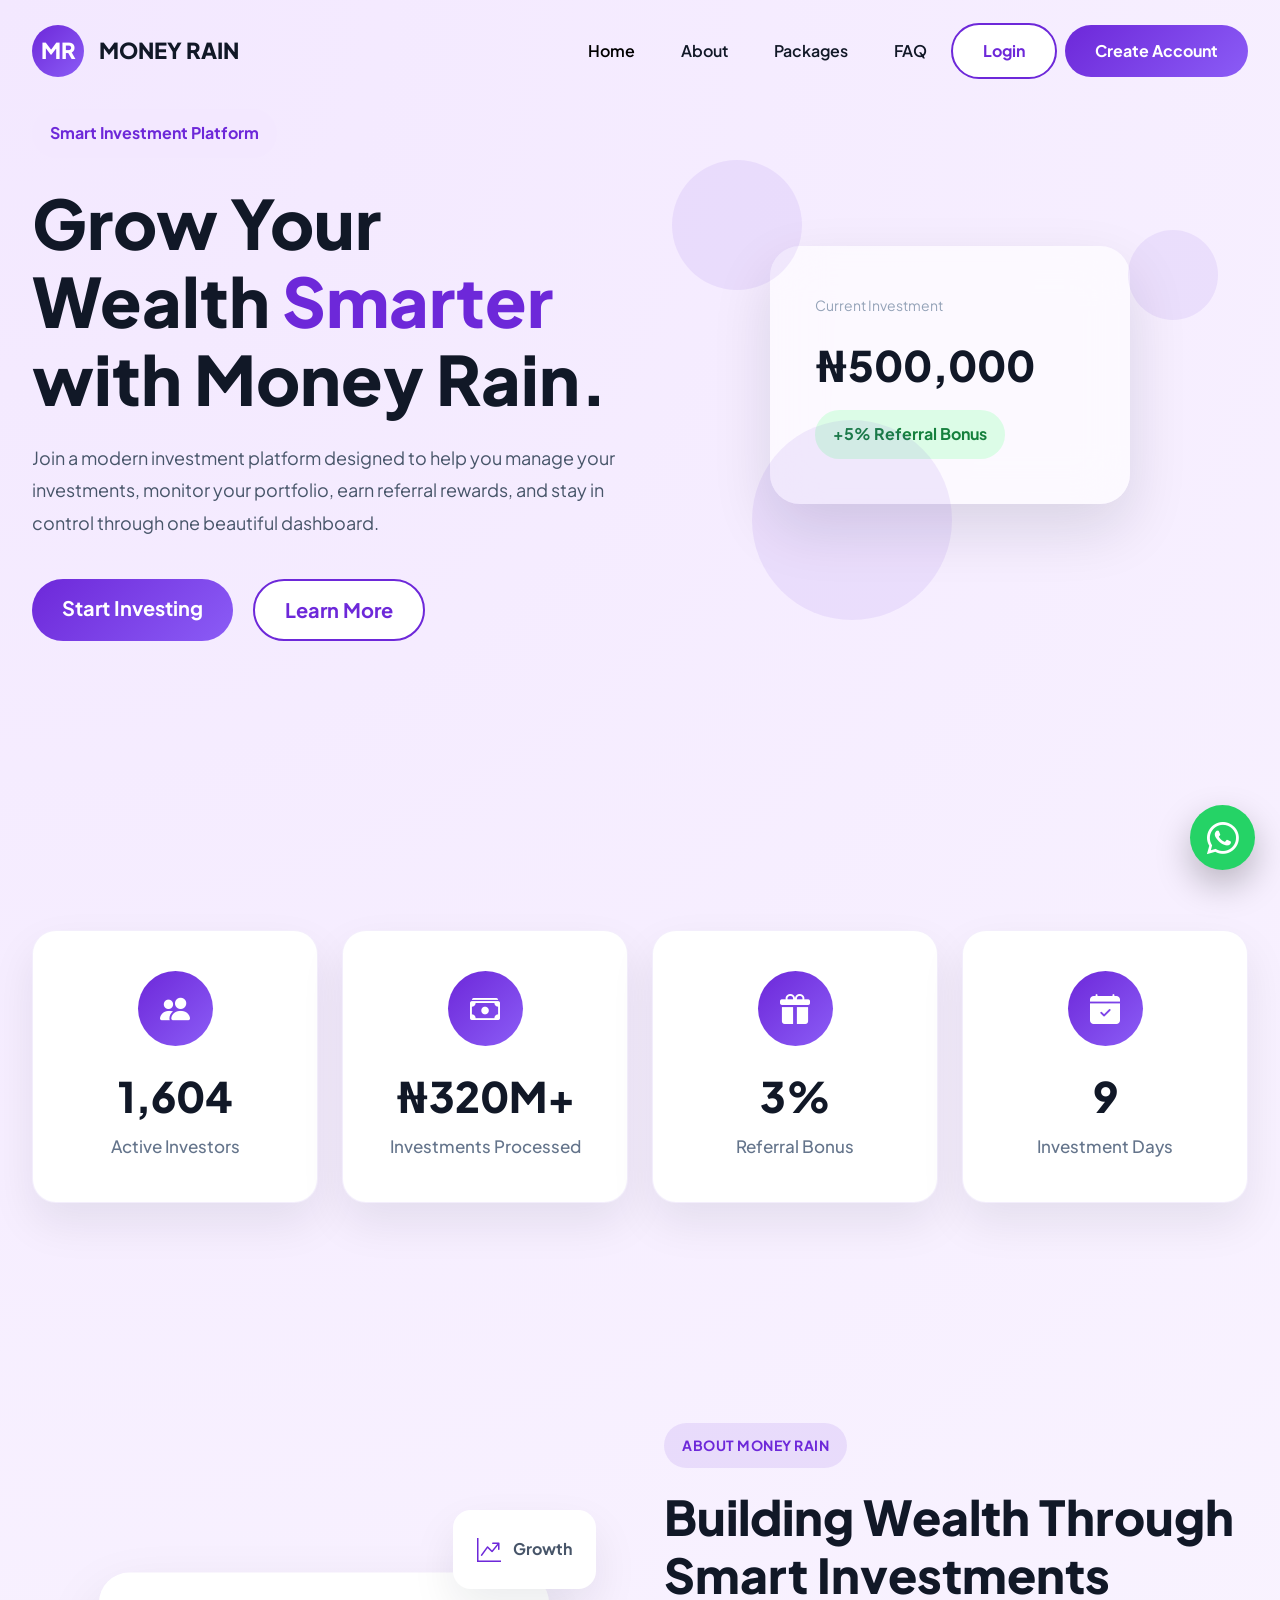
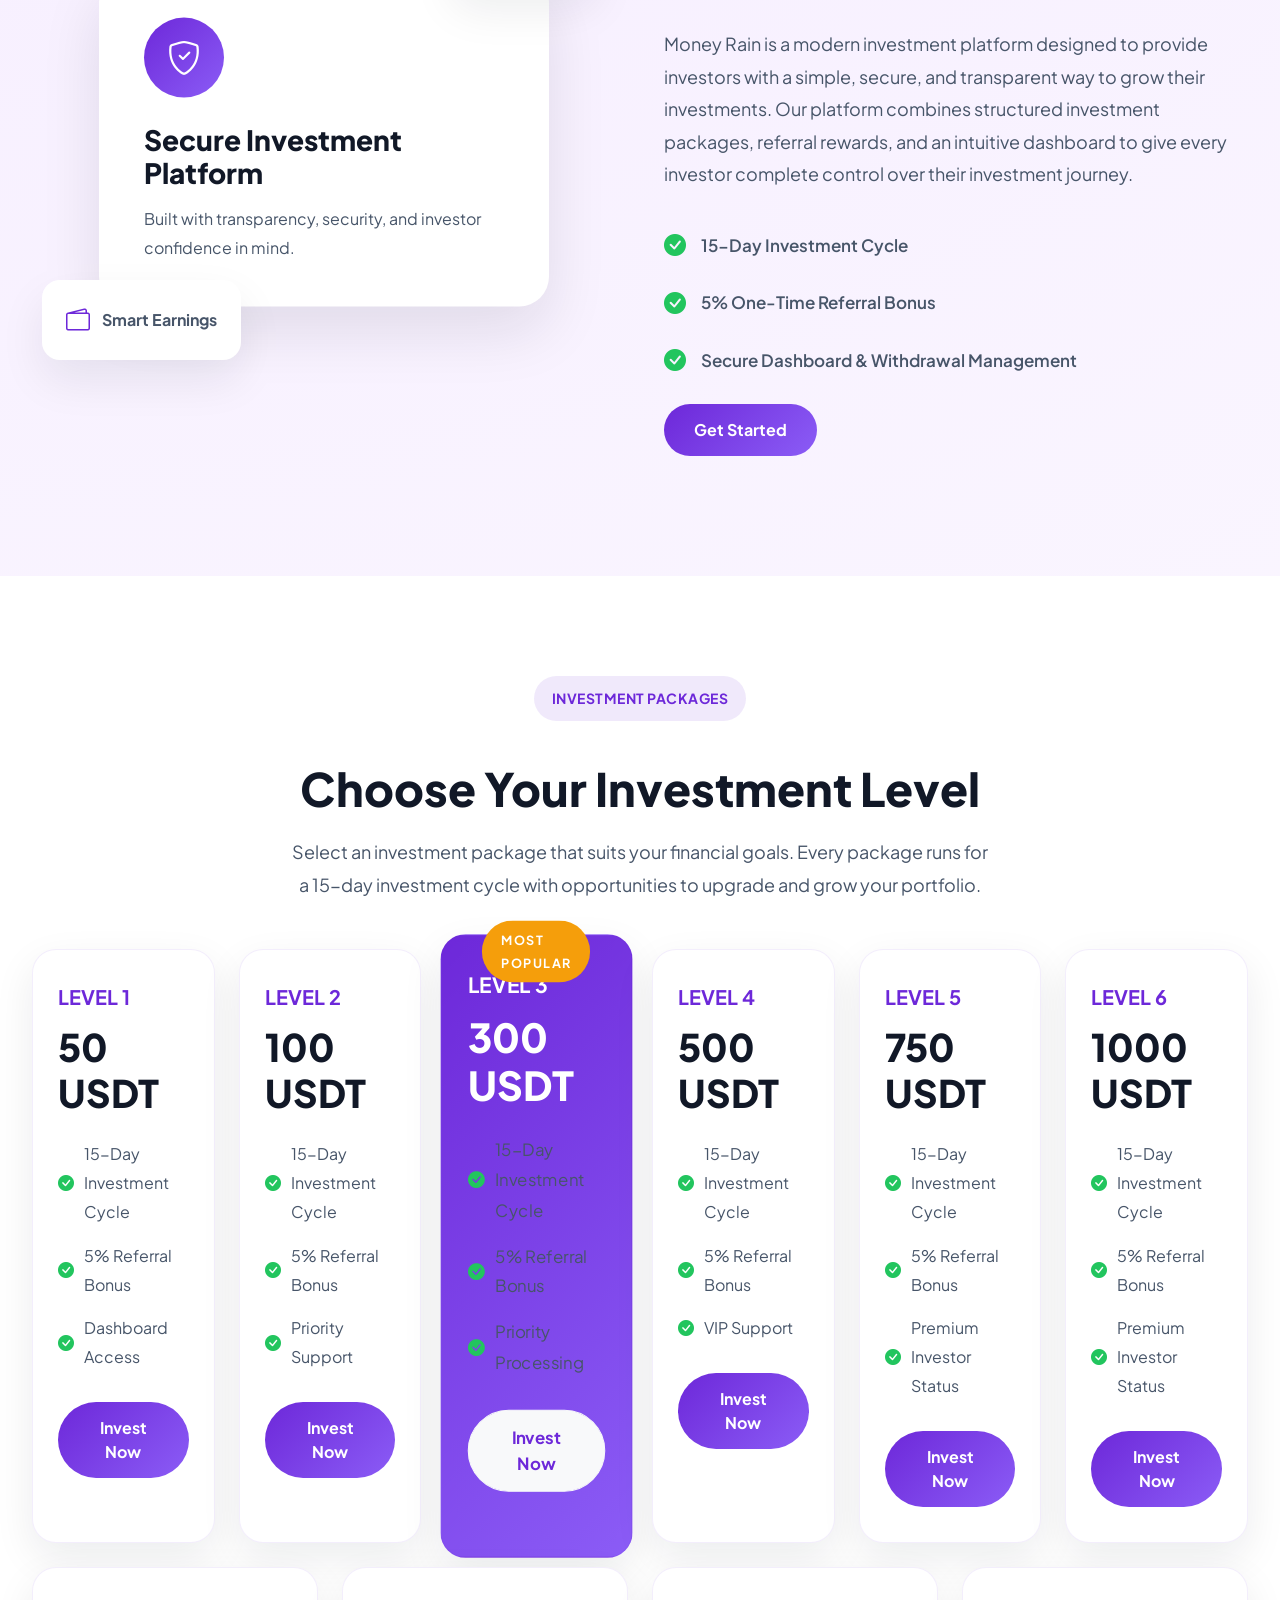
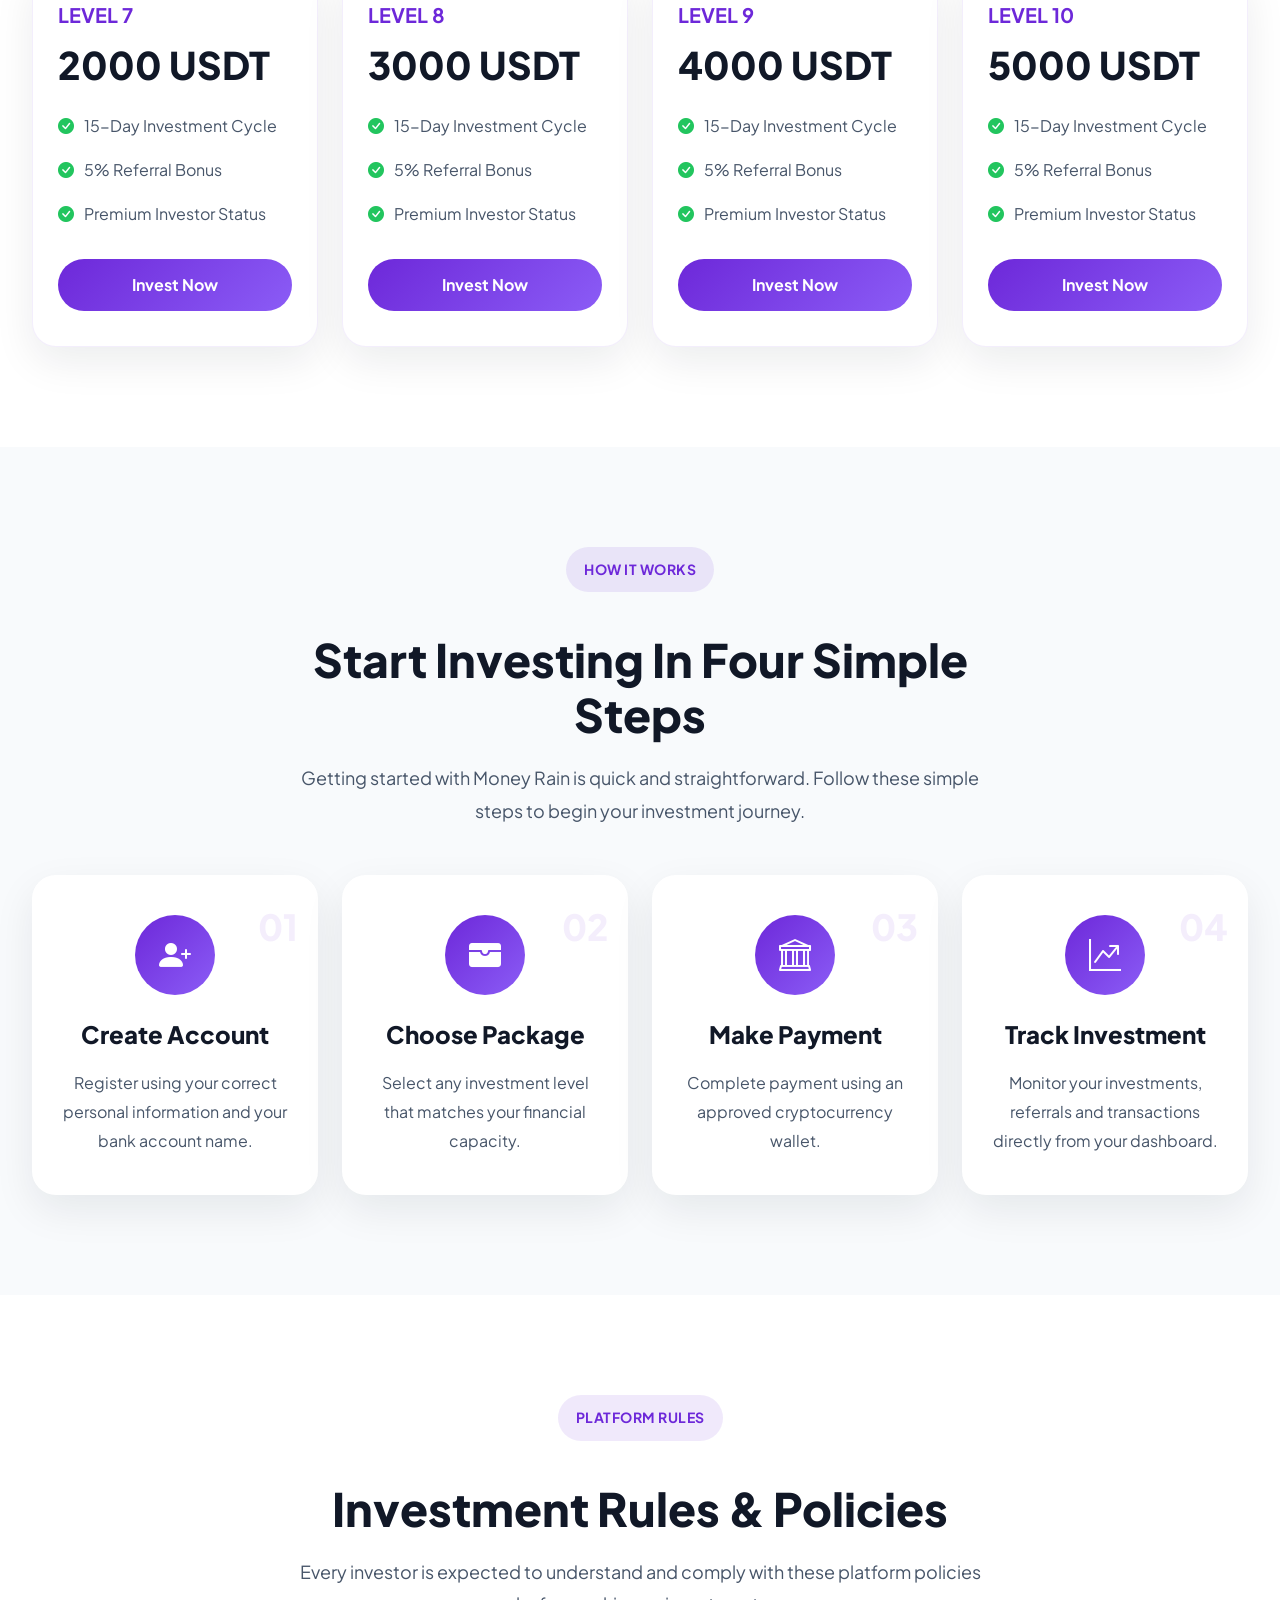
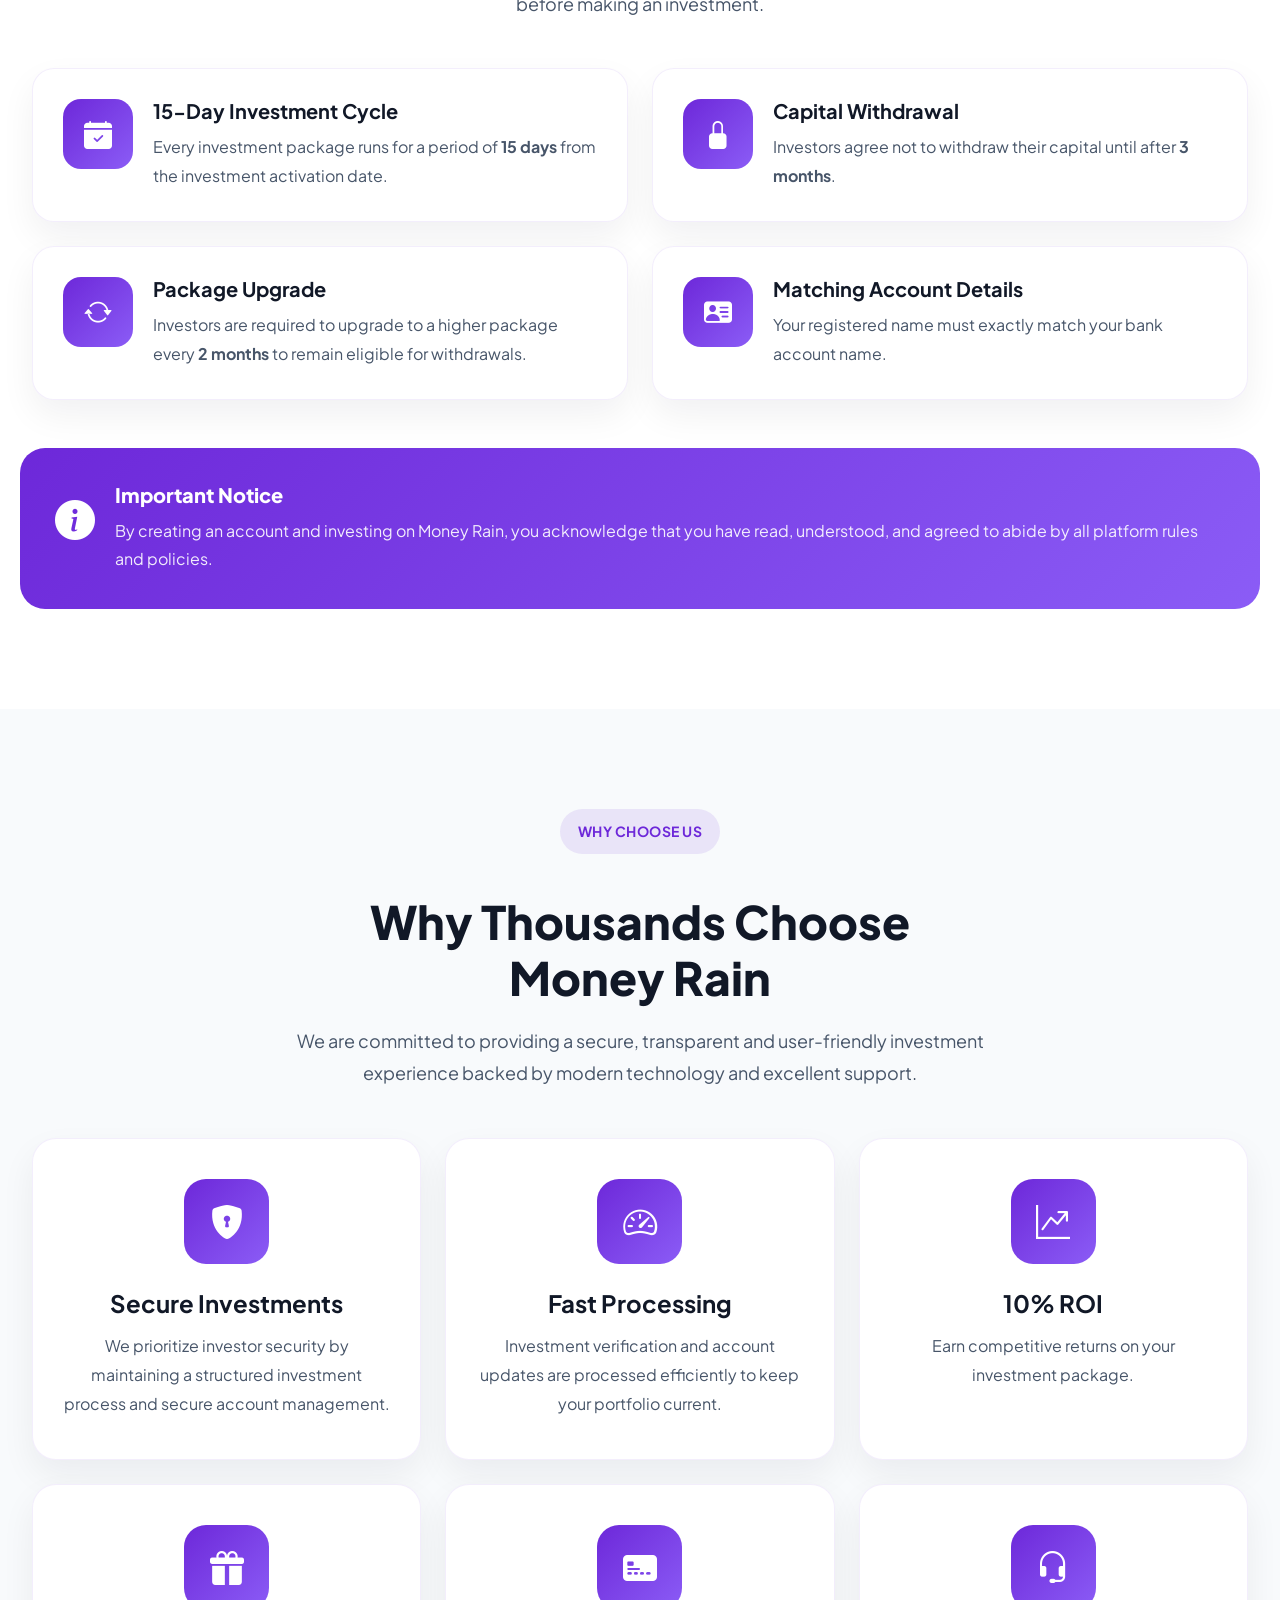
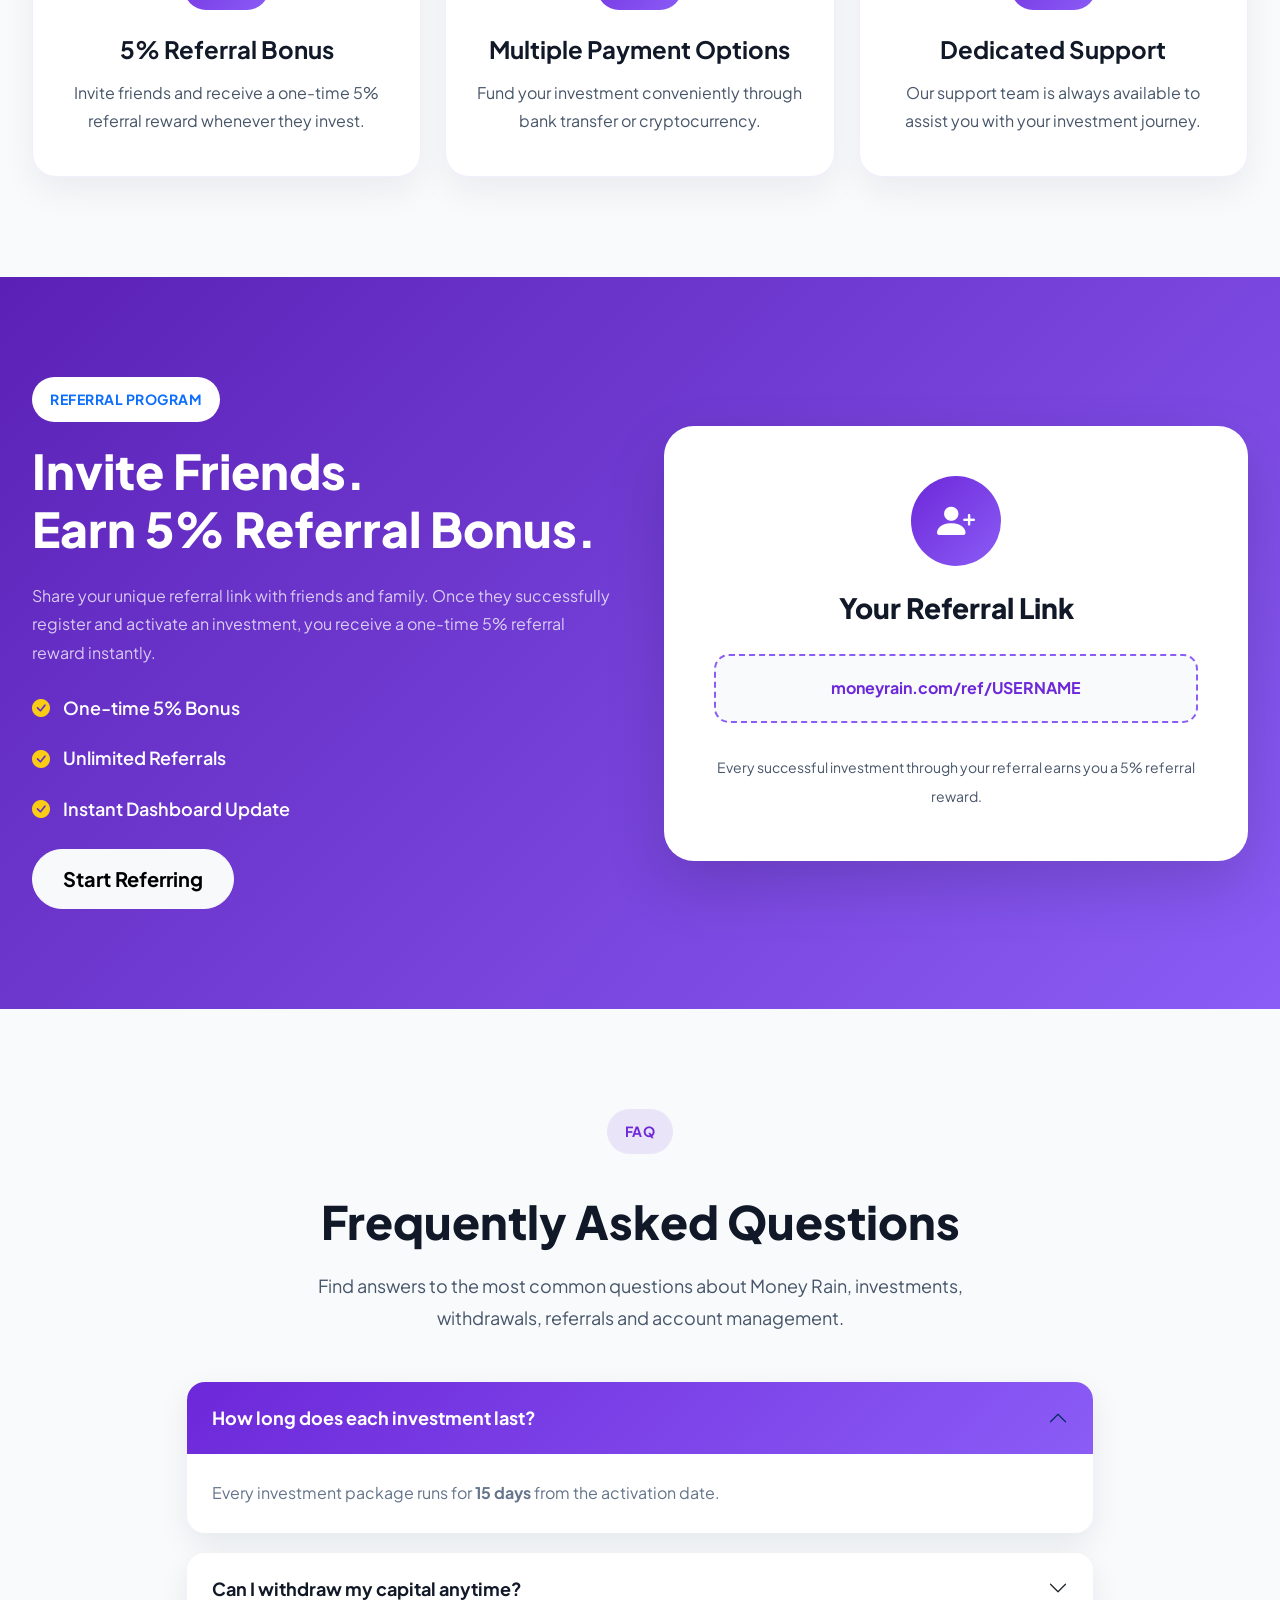
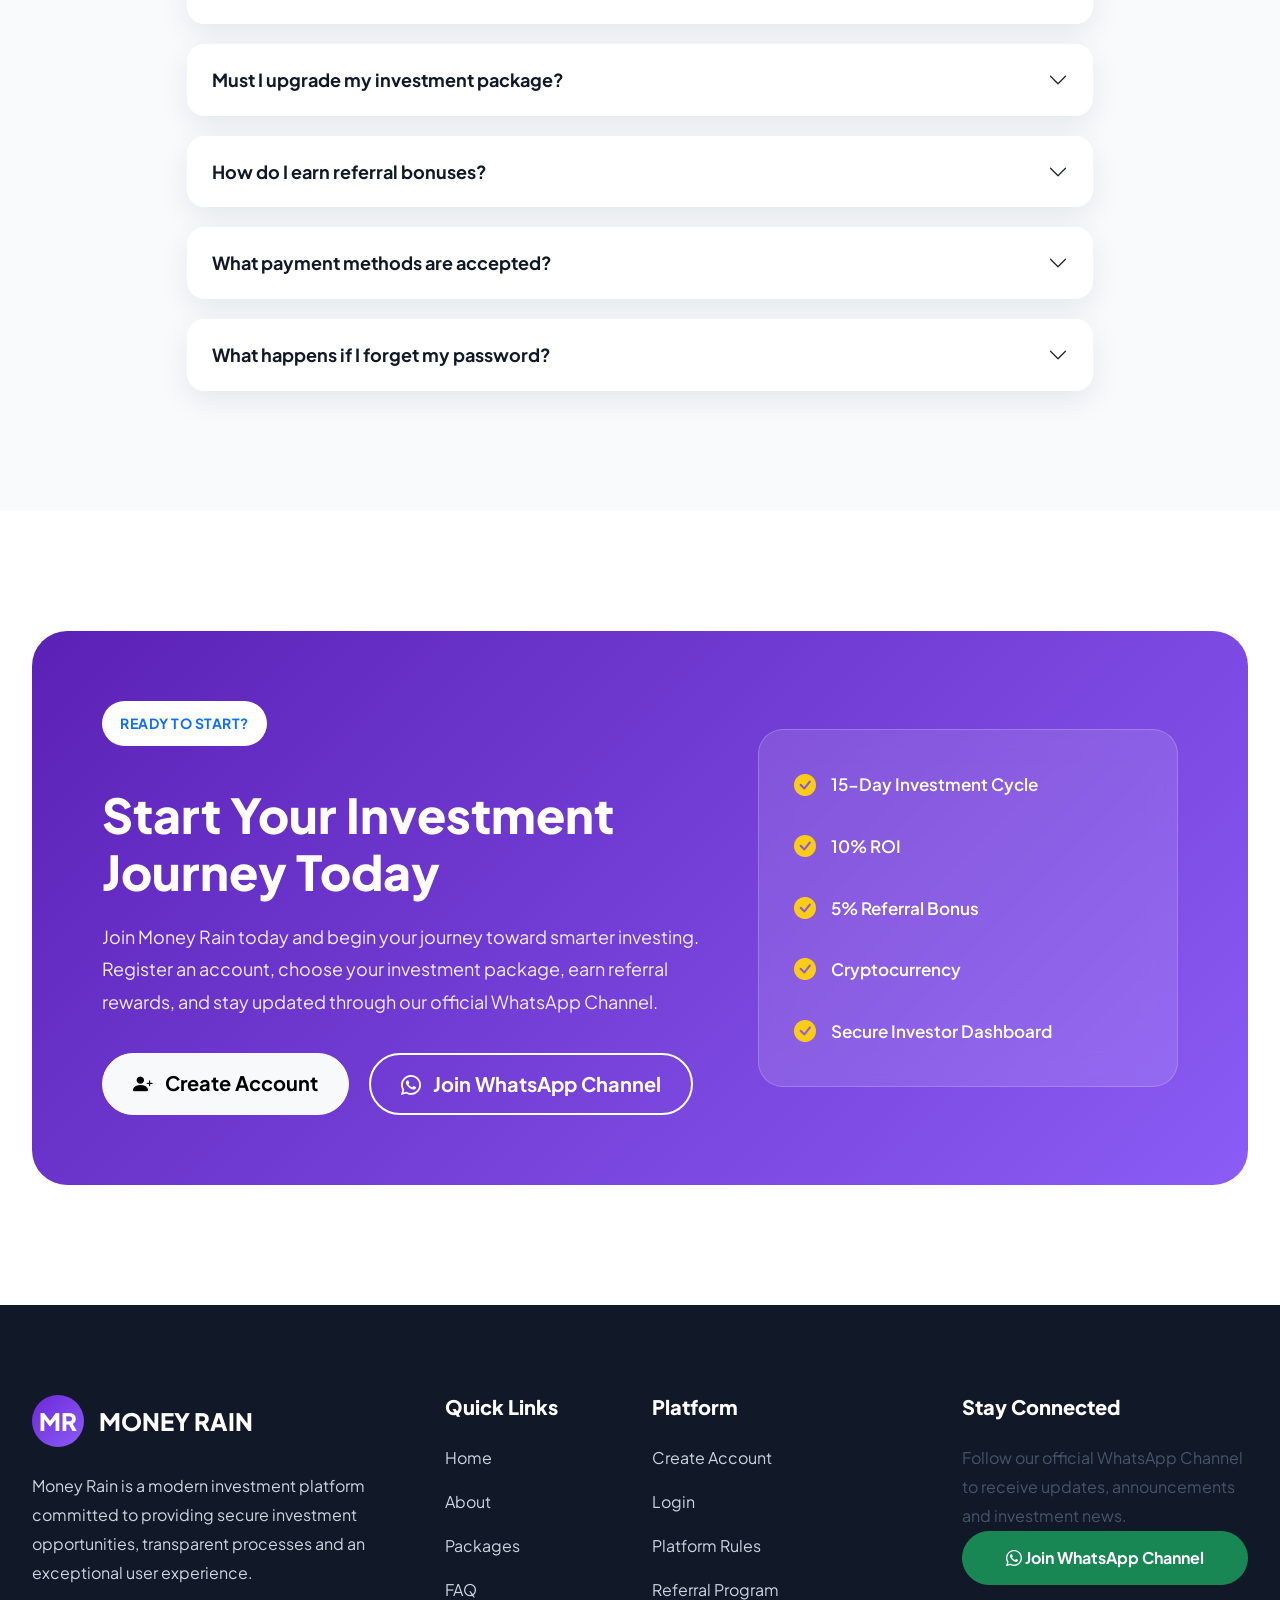
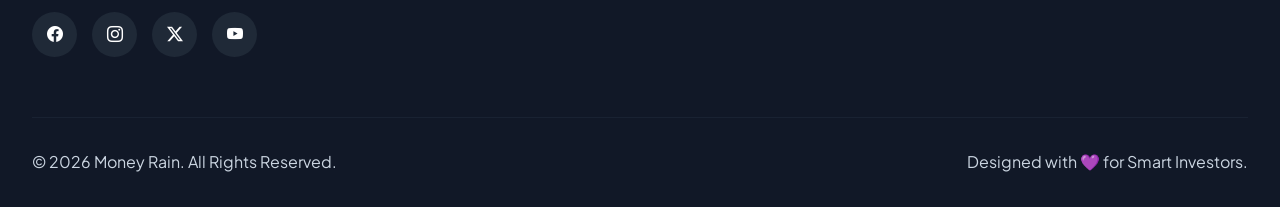
<file: index.html>
<!doctype html>
<html lang="en">
  <head>
    <meta charset="UTF-8" />

    <meta name="viewport" content="width=device-width, initial-scale=1.0" />

    <title>Money Rain | Smart Investment Platform</title>

    <!-- Bootstrap -->
    <link
      href="https://cdn.jsdelivr.net/npm/bootstrap@5.3.3/dist/css/bootstrap.min.css"
      rel="stylesheet"
    />

    <!-- Bootstrap Icons -->
    <link
      href="https://cdn.jsdelivr.net/npm/bootstrap-icons@1.11.3/font/bootstrap-icons.min.css"
      rel="stylesheet"
    />

    <!-- Google Font -->
    <link
      href="https://fonts.googleapis.com/css2?family=Plus+Jakarta+Sans:wght@400;500;600;700;800&display=swap"
      rel="stylesheet"
    />

    <!-- AOS -->
    <link href="https://unpkg.com/aos@2.3.4/dist/aos.css" rel="stylesheet" />

    <!-- Custom CSS -->
    <link rel="stylesheet" href="assets/css/style.css" />
    <link rel="stylesheet" href="assets/css/responsive.css" />
  </head>

  <body>
    <!-- =======================
            LOADER
    ======================== -->

    <div id="loader">
      <div class="loader-content">
        <div class="loader-logo">MR</div>

        <div class="spinner-border text-light mt-4"></div>

        <p class="mt-4 text-white">Loading...</p>
      </div>
    </div>

    <!-- =======================
            NAVBAR
    ======================== -->

    <nav class="navbar navbar-expand-lg">
      <div class="container">
        <a class="navbar-brand" href="#">
          <div class="logo-circle">MR</div>

          <span> MONEY RAIN </span>
        </a>

        <button
          class="navbar-toggler"
          data-bs-toggle="collapse"
          data-bs-target="#menu"
        >
          <i class="bi bi-list"></i>
        </button>

        <div class="collapse navbar-collapse" id="menu">
          <ul class="navbar-nav ms-auto align-items-lg-center">
            <li class="nav-item">
              <a href="#" class="nav-link active"> Home </a>
            </li>

            <li class="nav-item">
              <a href="#about" class="nav-link"> About </a>
            </li>

            <li class="nav-item">
              <a href="#packages" class="nav-link"> Packages </a>
            </li>

            <li class="nav-item">
              <a href="#faq" class="nav-link"> FAQ </a>
            </li>

            <li class="nav-item ms-lg-3">
              <a href="login.html" class="btn btn-login"> Login </a>
            </li>

            <li class="nav-item ms-lg-2">
              <a href="signup.html" class="btn btn-register">
                Create Account
              </a>
            </li>
          </ul>
        </div>
      </div>
    </nav>

    <!-- =======================
            HERO
    ======================== -->

    <section class="hero">
      <div class="container">
        <div class="row align-items-center">
          <div class="col-lg-6" data-aos="fade-right">
            <span class="hero-badge"> Smart Investment Platform </span>

            <h1>
              Grow Your Wealth

              <span> Smarter </span>

              with Money Rain.
            </h1>

            <p>
              Join a modern investment platform designed to help you manage your
              investments, monitor your portfolio, earn referral rewards, and
              stay in control through one beautiful dashboard.
            </p>

            <div class="hero-buttons">
              <a href="signup.html" class="btn btn-register btn-lg">
                Start Investing
              </a>

              <a href="#about" class="btn btn-outline-light-custom btn-lg">
                Learn More
              </a>
            </div>
          </div>

          <div class="col-lg-6" data-aos="fade-left">
            <div class="hero-card">
              <div class="investment-card">
                <small>Current Investment</small>

                <h3>₦500,000</h3>

                <span class="profit"> +5% Referral Bonus </span>
              </div>

              <div class="floating-circle one"></div>
              <div class="floating-circle two"></div>
              <div class="floating-circle three"></div>
            </div>
          </div>
        </div>
      </div>
    </section>
    <!-- ==========================================
                STATISTICS
=========================================== -->

    <section class="statistics">
      <div class="container">
        <div class="row g-4">
          <div class="col-lg-3 col-md-6">
            <div class="stat-card" data-aos="fade-up" data-aos-delay="100">
              <div class="stat-icon">
                <i class="bi bi-people-fill"></i>
              </div>

              <h2 class="counter" data-target="2500">0</h2>

              <p>Active Investors</p>
            </div>
          </div>

          <div class="col-lg-3 col-md-6">
            <div class="stat-card" data-aos="fade-up" data-aos-delay="200">
              <div class="stat-icon">
                <i class="bi bi-cash-stack"></i>
              </div>

              <h2>₦<span class="counter" data-target="500">0</span>M+</h2>

              <p>Investments Processed</p>
            </div>
          </div>

          <div class="col-lg-3 col-md-6">
            <div class="stat-card" data-aos="fade-up" data-aos-delay="300">
              <div class="stat-icon">
                <i class="bi bi-gift-fill"></i>
              </div>

              <h2><span class="counter" data-target="5">0</span>%</h2>

              <p>Referral Bonus</p>
            </div>
          </div>

          <div class="col-lg-3 col-md-6">
            <div class="stat-card" data-aos="fade-up" data-aos-delay="400">
              <div class="stat-icon">
                <i class="bi bi-calendar-check-fill"></i>
              </div>

              <h2><span class="counter" data-target="15">0</span></h2>

              <p>Investment Days</p>
            </div>
          </div>
        </div>
      </div>
    </section>
    <!-- ==========================================
                ABOUT SECTION
=========================================== -->

    <section class="about-section" id="about">
      <div class="container">
        <div class="row align-items-center g-5">
          <!-- Left Side -->

          <div class="col-lg-6" data-aos="fade-right">
            <div class="about-image">
              <div class="about-main-card">
                <div class="about-icon">
                  <i class="bi bi-shield-check"></i>
                </div>

                <h3>Secure Investment Platform</h3>

                <p>
                  Built with transparency, security, and investor confidence in
                  mind.
                </p>
              </div>

              <div class="mini-card top-card">
                <i class="bi bi-graph-up-arrow"></i>

                <span>Growth</span>
              </div>

              <div class="mini-card bottom-card">
                <i class="bi bi-wallet2"></i>

                <span>Smart Earnings</span>
              </div>
            </div>
          </div>

          <!-- Right Side -->

          <div class="col-lg-6" data-aos="fade-left">
            <span class="section-tag"> ABOUT MONEY RAIN </span>

            <h2>Building Wealth Through Smart Investments</h2>

            <p class="about-text">
              Money Rain is a modern investment platform designed to provide
              investors with a simple, secure, and transparent way to grow their
              investments. Our platform combines structured investment packages,
              referral rewards, and an intuitive dashboard to give every
              investor complete control over their investment journey.
            </p>

            <div class="about-features">
              <div class="about-feature">
                <i class="bi bi-check-circle-fill"></i>

                <span>15-Day Investment Cycle</span>
              </div>

              <div class="about-feature">
                <i class="bi bi-check-circle-fill"></i>

                <span>5% One-Time Referral Bonus</span>
              </div>

              <div class="about-feature">
                <i class="bi bi-check-circle-fill"></i>

                <span>Secure Dashboard & Withdrawal Management</span>
              </div>
            </div>

            <a href="signup.html" class="btn btn-register mt-4">
              Get Started
            </a>
          </div>
        </div>
      </div>
    </section>
    <!-- ==========================================
            INVESTMENT PACKAGES
=========================================== -->

    <section class="packages-section" id="packages">
      <div class="container">
        <div class="section-header text-center mb-5" data-aos="fade-up">
          <span class="section-tag">INVESTMENT PACKAGES</span>

          <h2>Choose Your Investment Level</h2>

          <p>
            Select an investment package that suits your financial goals. Every
            package runs for a 15-day investment cycle with opportunities to
            upgrade and grow your portfolio.
          </p>
        </div>

        <div class="row g-4">
          <!-- Level 1 -->
          <div class="col-lg col-md-6" data-aos="fade-up" data-aos-delay="100">
            <div class="package-card">
              <h5>LEVEL 1</h5>

              <h3>50 USDT</h3>

              <ul>
                <li>
                  <i class="bi bi-check-circle-fill"></i>15-Day Investment Cycle
                </li>

                <li>
                  <i class="bi bi-check-circle-fill"></i>5% Referral Bonus
                </li>

                <li><i class="bi bi-check-circle-fill"></i>Dashboard Access</li>
              </ul>

              <a href="signup.html" class="btn btn-register w-100">
                Invest Now
              </a>
            </div>
          </div>

          <!-- Level 2 -->

          <div class="col-lg col-md-6" data-aos="fade-up" data-aos-delay="200">
            <div class="package-card">
              <h5>LEVEL 2</h5>

              <h3>100 USDT</h3>

              <ul>
                <li>
                  <i class="bi bi-check-circle-fill"></i>15-Day Investment Cycle
                </li>

                <li>
                  <i class="bi bi-check-circle-fill"></i>5% Referral Bonus
                </li>

                <li><i class="bi bi-check-circle-fill"></i>Priority Support</li>
              </ul>

              <a href="signup.html" class="btn btn-register w-100">
                Invest Now
              </a>
            </div>
          </div>

          <!-- Level 3 -->

          <div class="col-lg col-md-6" data-aos="fade-up" data-aos-delay="300">
            <div class="package-card featured">
              <span class="featured-badge"> MOST POPULAR </span>

              <h5>LEVEL 3</h5>

              <h3>300 USDT</h3>

              <ul>
                <li>
                  <i class="bi bi-check-circle-fill"></i>15-Day Investment Cycle
                </li>

                <li>
                  <i class="bi bi-check-circle-fill"></i>5% Referral Bonus
                </li>

                <li>
                  <i class="bi bi-check-circle-fill"></i>Priority Processing
                </li>
              </ul>

              <a href="signup.html" class="btn btn-light w-100"> Invest Now </a>
            </div>
          </div>

          <!-- Level 4 -->

          <div class="col-lg col-md-6" data-aos="fade-up" data-aos-delay="400">
            <div class="package-card">
              <h5>LEVEL 4</h5>

              <h3>500 USDT</h3>

              <ul>
                <li>
                  <i class="bi bi-check-circle-fill"></i>15-Day Investment Cycle
                </li>

                <li>
                  <i class="bi bi-check-circle-fill"></i>5% Referral Bonus
                </li>

                <li><i class="bi bi-check-circle-fill"></i>VIP Support</li>
              </ul>

              <a href="signup.html" class="btn btn-register w-100">
                Invest Now
              </a>
            </div>
          </div>

          <!-- Level 5 -->

          <div class="col-lg col-md-6" data-aos="fade-up" data-aos-delay="500">
            <div class="package-card">
              <h5>LEVEL 5</h5>

              <h3>750 USDT</h3>

              <ul>
                <li>
                  <i class="bi bi-check-circle-fill"></i>15-Day Investment Cycle
                </li>

                <li>
                  <i class="bi bi-check-circle-fill"></i>5% Referral Bonus
                </li>

                <li>
                  <i class="bi bi-check-circle-fill"></i>Premium Investor Status
                </li>
              </ul>

              <a href="signup.html" class="btn btn-register w-100">
                Invest Now
              </a>
            </div>
          </div>
          <!-- Level 6 -->

          <div class="col-lg col-md-6" data-aos="fade-up" data-aos-delay="500">
            <div class="package-card">
              <h5>LEVEL 6</h5>

              <h3>1000 USDT</h3>

              <ul>
                <li>
                  <i class="bi bi-check-circle-fill"></i>15-Day Investment Cycle
                </li>

                <li>
                  <i class="bi bi-check-circle-fill"></i>5% Referral Bonus
                </li>

                <li>
                  <i class="bi bi-check-circle-fill"></i>Premium Investor Status
                </li>
              </ul>

              <a href="signup.html" class="btn btn-register w-100">
                Invest Now
              </a>
            </div>
          </div>
            <!-- Level 7 -->

            <div class="col-lg col-md-6" data-aos="fade-up" data-aos-delay="500">
              <div class="package-card">
                <h5>LEVEL 7</h5>

                <h3>2000 USDT</h3>

                <ul>
                  <li>
                    <i class="bi bi-check-circle-fill"></i>15-Day Investment
                    Cycle
                  </li>

                  <li>
                    <i class="bi bi-check-circle-fill"></i>5% Referral Bonus
                  </li>

                  <li>
                    <i class="bi bi-check-circle-fill"></i>Premium Investor
                    Status
                  </li>
                </ul>

                <a href="signup.html" class="btn btn-register w-100">
                  Invest Now
                </a>
              </div>
            </div>
            <!-- Level 8 -->

            <div
              class="col-lg col-md-6"
              data-aos="fade-up"
              data-aos-delay="500"
            >
              <div class="package-card">
                <h5>LEVEL 8</h5>

                <h3>3000 USDT</h3>

                <ul>
                  <li>
                    <i class="bi bi-check-circle-fill"></i>15-Day Investment
                    Cycle
                  </li>

                  <li>
                    <i class="bi bi-check-circle-fill"></i>5% Referral Bonus
                  </li>

                  <li>
                    <i class="bi bi-check-circle-fill"></i>Premium Investor
                    Status
                  </li>
                </ul>

                <a href="signup.html" class="btn btn-register w-100">
                  Invest Now
                </a>
              </div>
            </div>
            <!-- Level 9 -->

            <div
              class="col-lg col-md-6"
              data-aos="fade-up"
              data-aos-delay="500"
            >
              <div class="package-card">
                <h5>LEVEL 9</h5>

                <h3>4000 USDT</h3>

                <ul>
                  <li>
                    <i class="bi bi-check-circle-fill"></i>15-Day Investment
                    Cycle
                  </li>

                  <li>
                    <i class="bi bi-check-circle-fill"></i>5% Referral Bonus
                  </li>

                  <li>
                    <i class="bi bi-check-circle-fill"></i>Premium Investor
                    Status
                  </li>
                </ul>

                <a href="signup.html" class="btn btn-register w-100">
                  Invest Now
                </a>
              </div>
            </div>
            <!-- Level 10 -->

            <div
              class="col-lg col-md-6"
              data-aos="fade-up"
              data-aos-delay="500"
            >
              <div class="package-card">
                <h5>LEVEL 10</h5>

                <h3>5000 USDT</h3>

                <ul>
                  <li>
                    <i class="bi bi-check-circle-fill"></i>15-Day Investment
                    Cycle
                  </li>

                  <li>
                    <i class="bi bi-check-circle-fill"></i>5% Referral Bonus
                  </li>

                  <li>
                    <i class="bi bi-check-circle-fill"></i>Premium Investor
                    Status
                  </li>
                </ul>

                <a href="signup.html" class="btn btn-register w-100">
                  Invest Now
                </a>
              </div>
            </div>
          </div>
        </div>
      </div>
    </section>
    <!-- ==========================================
            HOW IT WORKS
=========================================== -->

    <section class="how-section">
      <div class="container">
        <div class="section-header text-center mb-5" data-aos="fade-up">
          <span class="section-tag"> HOW IT WORKS </span>

          <h2>Start Investing In Four Simple Steps</h2>

          <p>
            Getting started with Money Rain is quick and straightforward. Follow
            these simple steps to begin your investment journey.
          </p>
        </div>

        <div class="row g-4">
          <div class="col-lg-3 col-md-6">
            <div class="step-card" data-aos="fade-up" data-aos-delay="100">
              <div class="step-number">01</div>

              <div class="step-icon">
                <i class="bi bi-person-plus-fill"></i>
              </div>

              <h4>Create Account</h4>

              <p>
                Register using your correct personal information and your bank
                account name.
              </p>
            </div>
          </div>

          <div class="col-lg-3 col-md-6">
            <div class="step-card" data-aos="fade-up" data-aos-delay="200">
              <div class="step-number">02</div>

              <div class="step-icon">
                <i class="bi bi-wallet-fill"></i>
              </div>

              <h4>Choose Package</h4>

              <p>
                Select any investment level that matches your financial
                capacity.
              </p>
            </div>
          </div>

          <div class="col-lg-3 col-md-6">
            <div class="step-card" data-aos="fade-up" data-aos-delay="300">
              <div class="step-number">03</div>

              <div class="step-icon">
                <i class="bi bi-bank"></i>
              </div>

              <h4>Make Payment</h4>

              <p>
                Complete payment using an approved
                cryptocurrency wallet.
              </p>
            </div>
          </div>

          <div class="col-lg-3 col-md-6">
            <div class="step-card" data-aos="fade-up" data-aos-delay="400">
              <div class="step-number">04</div>

              <div class="step-icon">
                <i class="bi bi-graph-up-arrow"></i>
              </div>

              <h4>Track Investment</h4>

              <p>
                Monitor your investments, referrals and transactions directly
                from your dashboard.
              </p>
            </div>
          </div>
        </div>
      </div>
    </section>
    <!-- ==========================================
        PLATFORM RULES & POLICIES
=========================================== -->

    <section class="rules-section" id="rules">
      <div class="container">
        <div class="section-header text-center mb-5" data-aos="fade-up">
          <span class="section-tag"> PLATFORM RULES </span>

          <h2>Investment Rules & Policies</h2>

          <p>
            Every investor is expected to understand and comply with these
            platform policies before making an investment.
          </p>
        </div>

        <div class="row g-4">
          <div class="col-lg-6">
            <div class="rule-card" data-aos="fade-right">
              <div class="rule-icon">
                <i class="bi bi-calendar-check-fill"></i>
              </div>

              <div>
                <h5>15-Day Investment Cycle</h5>

                <p>
                  Every investment package runs for a period of
                  <strong>15 days</strong> from the investment activation date.
                </p>
              </div>
            </div>
          </div>

          <div class="col-lg-6">
            <div class="rule-card" data-aos="fade-left">
              <div class="rule-icon">
                <i class="bi bi-lock-fill"></i>
              </div>

              <div>
                <h5>Capital Withdrawal</h5>

                <p>
                  Investors agree not to withdraw their capital until after
                  <strong>3 months</strong>.
                </p>
              </div>
            </div>
          </div>

          <div class="col-lg-6">
            <div class="rule-card" data-aos="fade-right">
              <div class="rule-icon">
                <i class="bi bi-arrow-repeat"></i>
              </div>

              <div>
                <h5>Package Upgrade</h5>

                <p>
                  Investors are required to upgrade to a higher package every
                  <strong>2 months</strong> to remain eligible for withdrawals.
                </p>
              </div>
            </div>
          </div>

          <div class="col-lg-6">
            <div class="rule-card" data-aos="fade-left">
              <div class="rule-icon">
                <i class="bi bi-person-vcard-fill"></i>
              </div>

              <div>
                <h5>Matching Account Details</h5>

                <p>
                  Your registered name must exactly match your bank account
                  name.
                </p>
              </div>
            </div>
          </div>

          <!-- <div class="col-lg-6">
            <div class="rule-card" data-aos="fade-right">
              <div class="rule-icon">
                <i class="bi bi-bank"></i>
              </div>

              <div>
                <h5>Payment Verification</h5>

                <p>
                  Payments must be made from the same bank account used during
                  registration.
                </p>
              </div>
            </div>
          </div> -->

          <!-- <div class="col-lg-6">
            <div class="rule-card" data-aos="fade-left">
              <div class="rule-icon">
                <i class="bi bi-key-fill"></i>
              </div>

              <div>
                <h5>Password Recovery</h5>

                <p>
                  Forgotten passwords require account verification and attract a
                  <strong>₦3,000 administrative fee</strong>
                  before reopening the account.
                </p>
              </div>
            </div>
          </div>
        </div> -->

        <div class="policy-note mt-5" data-aos="zoom-in">
          <i class="bi bi-info-circle-fill"></i>

          <div>
            <h5>Important Notice</h5>

            <p>
              By creating an account and investing on Money Rain, you
              acknowledge that you have read, understood, and agreed to abide by
              all platform rules and policies.
            </p>
          </div>
        </div>
      </div>
    </section>
    <!-- ==========================================
            WHY CHOOSE MONEY RAIN
=========================================== -->

    <section class="why-section" id="features">
      <div class="container">
        <div class="section-header text-center mb-5" data-aos="fade-up">
          <span class="section-tag"> WHY CHOOSE US </span>

          <h2>Why Thousands Choose Money Rain</h2>

          <p>
            We are committed to providing a secure, transparent and
            user-friendly investment experience backed by modern technology and
            excellent support.
          </p>
        </div>

        <div class="row g-4">
          <div class="col-lg-4 col-md-6">
            <div class="feature-card" data-aos="zoom-in">
              <div class="feature-icon">
                <i class="bi bi-shield-lock-fill"></i>
              </div>

              <h4>Secure Investments</h4>

              <p>
                We prioritize investor security by maintaining a structured
                investment process and secure account management.
              </p>
            </div>
          </div>

          <div class="col-lg-4 col-md-6">
            <div class="feature-card" data-aos="zoom-in" data-aos-delay="100">
              <div class="feature-icon">
                <i class="bi bi-speedometer2"></i>
              </div>

              <h4>Fast Processing</h4>

              <p>
                Investment verification and account updates are processed
                efficiently to keep your portfolio current.
              </p>
            </div>
          </div>

          <div class="col-lg-4 col-md-6">
            <div class="feature-card" data-aos="zoom-in" data-aos-delay="200">
              <div class="feature-icon">
                <i class="bi bi-graph-up-arrow"></i>
              </div>

              <h4>10% ROI</h4>

              <p>
                Earn competitive returns on your investment package.
                <!-- <small
                  ><em>(Temporary placeholder - configurable later)</em></small
                > -->
              </p>
            </div>
          </div>

          <div class="col-lg-4 col-md-6">
            <div class="feature-card" data-aos="zoom-in">
              <div class="feature-icon">
                <i class="bi bi-gift-fill"></i>
              </div>

              <h4>5% Referral Bonus</h4>

              <p>
                Invite friends and receive a one-time 5% referral reward
                whenever they invest.
              </p>
            </div>
          </div>

          <div class="col-lg-4 col-md-6">
            <div class="feature-card" data-aos="zoom-in" data-aos-delay="100">
              <div class="feature-icon">
                <i class="bi bi-credit-card-2-front-fill"></i>
              </div>

              <h4>Multiple Payment Options</h4>

              <p>
                Fund your investment conveniently through bank transfer or
                cryptocurrency.
              </p>
            </div>
          </div>

          <div class="col-lg-4 col-md-6">
            <div class="feature-card" data-aos="zoom-in" data-aos-delay="200">
              <div class="feature-icon">
                <i class="bi bi-headset"></i>
              </div>

              <h4>Dedicated Support</h4>

              <p>
                Our support team is always available to assist you with your
                investment journey.
              </p>
            </div>
          </div>
        </div>
      </div>
    </section>
    <!-- ==========================================
            REFERRAL PROGRAM
=========================================== -->

    <section class="referral-section" id="referral">
      <div class="container">
        <div class="row align-items-center g-5">
          <div class="col-lg-6" data-aos="fade-right">
            <span class="section-tag bg-white text-primary">
              REFERRAL PROGRAM
            </span>

            <h2 class="text-white">
              Invite Friends.<br />

              Earn 5% Referral Bonus.
            </h2>

            <p class="text-white opacity-75 mt-4">
              Share your unique referral link with friends and family. Once they
              successfully register and activate an investment, you receive a
              one-time 5% referral reward instantly.
            </p>

            <div class="referral-benefits mt-4">
              <div>
                <i class="bi bi-check-circle-fill"></i>

                One-time 5% Bonus
              </div>

              <div>
                <i class="bi bi-check-circle-fill"></i>

                Unlimited Referrals
              </div>

              <div>
                <i class="bi bi-check-circle-fill"></i>

                Instant Dashboard Update
              </div>
            </div>

            <a href="signup.html" class="btn btn-light btn-lg mt-4">
              Start Referring
            </a>
          </div>

          <div class="col-lg-6" data-aos="fade-left">
            <div class="referral-card">
              <div class="referral-icon">
                <i class="bi bi-person-plus-fill"></i>
              </div>

              <h3>Your Referral Link</h3>

              <div class="referral-link">moneyrain.com/ref/USERNAME</div>

              <small>
                Every successful investment through your referral earns you a 5%
                referral reward.
              </small>
            </div>
          </div>
        </div>
      </div>
    </section>
    <!-- ==========================================
                FAQ SECTION
=========================================== -->

    <section class="faq-section" id="faq">
      <div class="container">
        <div class="section-header text-center mb-5" data-aos="fade-up">
          <span class="section-tag"> FAQ </span>

          <h2>Frequently Asked Questions</h2>

          <p>
            Find answers to the most common questions about Money Rain,
            investments, withdrawals, referrals and account management.
          </p>
        </div>

        <div class="row justify-content-center">
          <div class="col-lg-9">
            <div class="accordion moneyrain-accordion" id="faqAccordion">
              <!-- FAQ 1 -->

              <div class="accordion-item">
                <h2 class="accordion-header">
                  <button
                    class="accordion-button"
                    type="button"
                    data-bs-toggle="collapse"
                    data-bs-target="#faq1"
                  >
                    How long does each investment last?
                  </button>
                </h2>

                <div
                  id="faq1"
                  class="accordion-collapse collapse show"
                  data-bs-parent="#faqAccordion"
                >
                  <div class="accordion-body">
                    Every investment package runs for
                    <strong>15 days</strong> from the activation date.
                  </div>
                </div>
              </div>

              <!-- FAQ 2 -->

              <div class="accordion-item">
                <h2 class="accordion-header">
                  <button
                    class="accordion-button collapsed"
                    type="button"
                    data-bs-toggle="collapse"
                    data-bs-target="#faq2"
                  >
                    Can I withdraw my capital anytime?
                  </button>
                </h2>

                <div
                  id="faq2"
                  class="accordion-collapse collapse"
                  data-bs-parent="#faqAccordion"
                >
                  <div class="accordion-body">
                    No. Investors agree that capital can only be withdrawn after
                    completing three (3) months on the platform.
                  </div>
                </div>
              </div>

              <!-- FAQ 3 -->

              <div class="accordion-item">
                <h2 class="accordion-header">
                  <button
                    class="accordion-button collapsed"
                    type="button"
                    data-bs-toggle="collapse"
                    data-bs-target="#faq3"
                  >
                    Must I upgrade my investment package?
                  </button>
                </h2>

                <div
                  id="faq3"
                  class="accordion-collapse collapse"
                  data-bs-parent="#faqAccordion"
                >
                  <div class="accordion-body">
                    Yes. Investors are required to upgrade to a higher
                    investment package every two months to remain eligible for
                    withdrawals.
                  </div>
                </div>
              </div>

              <!-- FAQ 4 -->

              <div class="accordion-item">
                <h2 class="accordion-header">
                  <button
                    class="accordion-button collapsed"
                    type="button"
                    data-bs-toggle="collapse"
                    data-bs-target="#faq4"
                  >
                    How do I earn referral bonuses?
                  </button>
                </h2>

                <div
                  id="faq4"
                  class="accordion-collapse collapse"
                  data-bs-parent="#faqAccordion"
                >
                  <div class="accordion-body">
                    You earn a one-time
                    <strong>5% referral bonus</strong> whenever someone joins
                    through your referral link and activates an investment.
                  </div>
                </div>
              </div>

              <!-- FAQ 5 -->

              <div class="accordion-item">
                <h2 class="accordion-header">
                  <button
                    class="accordion-button collapsed"
                    type="button"
                    data-bs-toggle="collapse"
                    data-bs-target="#faq5"
                  >
                    What payment methods are accepted?
                  </button>
                </h2>

                <div
                  id="faq5"
                  class="accordion-collapse collapse"
                  data-bs-parent="#faqAccordion"
                >
                  <div class="accordion-body">
                    We currently accept Cryptocurrency
                    payments.
                  </div>
                </div>
              </div>

              <!-- FAQ 6 -->

              <div class="accordion-item">
                <h2 class="accordion-header">
                  <button
                    class="accordion-button collapsed"
                    type="button"
                    data-bs-toggle="collapse"
                    data-bs-target="#faq6"
                  >
                    What happens if I forget my password?
                  </button>
                </h2>

                <div
                  id="faq6"
                  class="accordion-collapse collapse"
                  data-bs-parent="#faqAccordion"
                >
                  <div class="accordion-body">
                    Account recovery requires identity verification and attracts
                    a ₦3,000 administrative fee before your account is reopened.
                  </div>
                </div>
              </div>
            </div>
          </div>
        </div>
      </div>
    </section>
    <!-- ==========================================
            CALL TO ACTION
=========================================== -->

    <section class="cta-section">
      <div class="container">
        <div class="cta-box" data-aos="zoom-in">
          <div class="row align-items-center g-5">
            <div class="col-lg-7">
              <span class="section-tag bg-white text-primary">
                READY TO START?
              </span>

              <h2>Start Your Investment Journey Today</h2>

              <p>
                Join Money Rain today and begin your journey toward smarter
                investing. Register an account, choose your investment package,
                earn referral rewards, and stay updated through our official
                WhatsApp Channel.
              </p>

              <div class="cta-buttons">
                <a href="signup.html" class="btn btn-light btn-lg">
                  <i class="bi bi-person-plus-fill me-2"></i>

                  Create Account
                </a>

                <a
                  href="https://whatsapp.com/channel/YOUR_CHANNEL_LINK"
                  target="_blank"
                  class="btn btn-outline-light btn-lg"
                >
                  <i class="bi bi-whatsapp me-2"></i>

                  Join WhatsApp Channel
                </a>
              </div>
            </div>

            <div class="col-lg-5">
              <div class="cta-card">
                <div class="cta-item">
                  <i class="bi bi-check-circle-fill"></i>

                  <span>15-Day Investment Cycle</span>
                </div>

                <div class="cta-item">
                  <i class="bi bi-check-circle-fill"></i>

                  <span>10% ROI</span>
                </div>

                <div class="cta-item">
                  <i class="bi bi-check-circle-fill"></i>

                  <span>5% Referral Bonus</span>
                </div>

                <div class="cta-item">
                  <i class="bi bi-check-circle-fill"></i>

                  <span>Cryptocurrency</span>
                </div>

                <div class="cta-item">
                  <i class="bi bi-check-circle-fill"></i>

                  <span>Secure Investor Dashboard</span>
                </div>
              </div>
            </div>
          </div>
        </div>
      </div>
    </section>
    <!-- ==========================================
                FOOTER
=========================================== -->

    <footer class="footer">
      <div class="container">
        <div class="row gy-5">
          <!-- Company -->

          <div class="col-lg-4">
            <a href="#" class="footer-logo">
              <div class="logo-circle">MR</div>

              <span> MONEY RAIN </span>
            </a>

            <p class="footer-text">
              Money Rain is a modern investment platform committed to providing
              secure investment opportunities, transparent processes and an
              exceptional user experience.
            </p>

            <div class="footer-social">
              <a href="#">
                <i class="bi bi-facebook"></i>
              </a>

              <a href="#">
                <i class="bi bi-instagram"></i>
              </a>

              <a href="#">
                <i class="bi bi-twitter-x"></i>
              </a>

              <a href="#">
                <i class="bi bi-youtube"></i>
              </a>
            </div>
          </div>

          <!-- Quick Links -->

          <div class="col-lg-2 col-md-6">
            <h5>Quick Links</h5>

            <ul>
              <li><a href="#">Home</a></li>

              <li><a href="#about">About</a></li>

              <li><a href="#packages">Packages</a></li>

              <li><a href="#faq">FAQ</a></li>
            </ul>
          </div>

          <!-- Platform -->

          <div class="col-lg-3 col-md-6">
            <h5>Platform</h5>

            <ul>
              <li>
                <a href="signup.html"> Create Account </a>
              </li>

              <li>
                <a href="login.html"> Login </a>
              </li>

              <li>
                <a href="#rules"> Platform Rules </a>
              </li>

              <li>
                <a href="#referral"> Referral Program </a>
              </li>
            </ul>
          </div>

          <!-- Contact -->

          <div class="col-lg-3">
            <h5>Stay Connected</h5>

            <p>
              Follow our official WhatsApp Channel to receive updates,
              announcements and investment news.
            </p>

            <a
              href="https://whatsapp.com/channel/YOUR_CHANNEL_LINK"
              target="_blank"
              class="btn btn-success w-100"
            >
              <i class="bi bi-whatsapp"></i>

              Join WhatsApp Channel
            </a>
          </div>
        </div>

        <hr />

        <div class="footer-bottom">
          <p>© 2026 Money Rain. All Rights Reserved.</p>

          <p>Designed with 💜 for Smart Investors.</p>
        </div>
      </div>
    </footer>

    <!-- Floating WhatsApp -->

    <a
      href="https://whatsapp.com/channel/YOUR_CHANNEL_LINK"
      class="whatsapp-btn"
      target="_blank"
    >
      <i class="bi bi-whatsapp"></i>
    </a>

    <!-- Back To Top -->

    <button id="backToTop">
      <i class="bi bi-arrow-up"></i>
    </button>
    <!-- Bootstrap -->

    <script src="https://cdn.jsdelivr.net/npm/bootstrap@5.3.3/dist/js/bootstrap.bundle.min.js"></script>

    <!-- AOS -->

    <script src="https://unpkg.com/aos@2.3.4/dist/aos.js"></script>

    <!-- App -->

    <script src="assets/js/app.js"></script>
  </body>
</html>
</file>
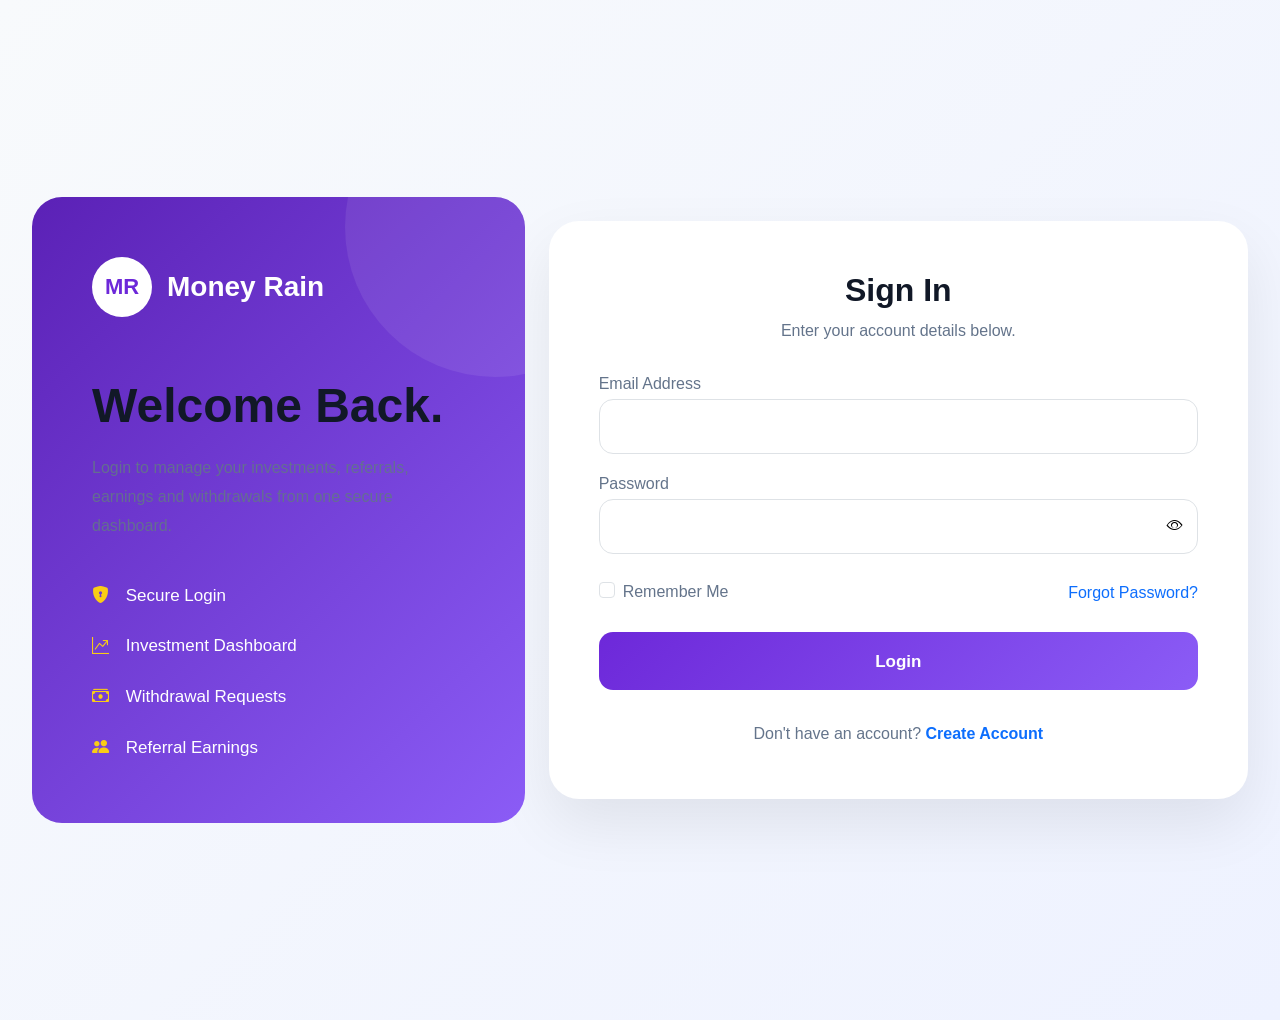
<file: login.html>
<!doctype html>
<html lang="en">
  <head>
    <meta charset="UTF-8" />

    <meta name="viewport" content="width=device-width, initial-scale=1.0" />

    <title>Login | Money Rain</title>

    <link
      href="https://cdn.jsdelivr.net/npm/bootstrap@5.3.3/dist/css/bootstrap.min.css"
      rel="stylesheet"
    />

    <link
      rel="stylesheet"
      href="https://cdn.jsdelivr.net/npm/bootstrap-icons@1.11.3/font/bootstrap-icons.min.css"
    />

    <link rel="stylesheet" href="assets/css/style.css" />

    <link rel="stylesheet" href="assets/css/login.css" />
  </head>

  <body>
    <section class="login-page">
      <div class="container">
        <div class="row min-vh-100 align-items-center">
          <!-- LEFT -->

          <div class="col-lg-5 d-none d-lg-flex">
            <div class="login-info">
              <a href="index.html" class="login-logo">
                <div class="logo-circle">MR</div>

                <span>Money Rain</span>
              </a>

              <h1>Welcome Back.</h1>

              <p>
                Login to manage your investments, referrals, earnings and
                withdrawals from one secure dashboard.
              </p>

              <div class="login-features">
                <div><i class="bi bi-shield-lock-fill"></i> Secure Login</div>

                <div>
                  <i class="bi bi-graph-up-arrow"></i> Investment Dashboard
                </div>

                <div><i class="bi bi-cash-stack"></i> Withdrawal Requests</div>

                <div><i class="bi bi-people-fill"></i> Referral Earnings</div>
              </div>
            </div>
          </div>

          <!-- RIGHT -->

          <div class="col-lg-7">
            <div class="login-card">
              <div class="text-center mb-4">
                <h2>Sign In</h2>

                <p>Enter your account details below.</p>
              </div>

              <form id="loginForm">
                <div class="mb-3">
                  <label> Email Address </label>

                  <input
                    type="email"
                    id="email"
                    class="form-control"
                    required
                  />
                </div>

                <div class="mb-4">
                  <label> Password </label>

                  <div class="password-box">
                    <input
                      type="password"
                      id="password"
                      class="form-control"
                      required
                    />

                    <button type="button" class="toggle-password">
                      <i class="bi bi-eye"></i>
                    </button>
                  </div>
                </div>

                <div
                  class="d-flex justify-content-between align-items-center mb-4"
                >
                  <div class="form-check">
                    <input
                      type="checkbox"
                      class="form-check-input"
                      id="remember"
                    />

                    <label class="form-check-label"> Remember Me </label>
                  </div>

                  <a href="forgot-password.html"> Forgot Password? </a>
                </div>

                <button class="btn login-btn w-100">Login</button>

                <div class="register-link">
                  Don't have an account?

                  <a href="signup.html"> Create Account </a>
                </div>
              </form>
            </div>
          </div>
        </div>
      </div>
    </section>

    <script src="https://cdn.jsdelivr.net/npm/bootstrap@5.3.3/dist/js/bootstrap.bundle.min.js"></script>

    <script src="assets/js/login.js"></script>
    <script src="assets/js/authLogin.js"></script>
  </body>
</html>
</file>
<file: assets/css/style.css>
@import url("variables.css");

/* ==========================
RESET
========================== */
html {
  overflow-x: hidden;
}

body {
  overflow-x: hidden;
}
* {
  margin: 0;

  padding: 0;

  box-sizing: border-box;
}

html {
  scroll-behavior: smooth;
}

body {
  font-family: "Plus Jakarta Sans", sans-serif;

  background: var(--gradient-bg);

  color: var(--text);

  overflow-x: hidden;

  line-height: 1.8;
}

/* ==========================
SCROLLBAR
========================== */

::-webkit-scrollbar {
  width: 10px;
}

::-webkit-scrollbar-track {
  background: #f1f5f9;
}

::-webkit-scrollbar-thumb {
  background: var(--primary);

  border-radius: 30px;
}

/* ==========================
TYPOGRAPHY
========================== */

h1,
h2,
h3,
h4,
h5,
h6 {
  color: var(--dark);

  font-weight: 800;
}

p {
  color: var(--text);

  margin-bottom: 0;
}

a {
  text-decoration: none;

  transition: var(--transition);
}

img {
  max-width: 100%;
}

ul {
  list-style: none;

  padding: 0;

  margin: 0;
}

/* ==========================
SECTION
========================== */

section {
  padding: 100px 0;
}

.container {
  max-width: 1240px;
}

/* ==========================
BUTTONS
========================== */

.btn {
  border-radius: 999px;

  padding: 14px 30px;

  font-weight: 700;

  transition: var(--transition);
}

.btn-register {
  background: var(--gradient-primary);

  color: white;

  border: none;
}

.btn-register:hover {
  transform: translateY(-4px);

  color: white;

  box-shadow: var(--shadow-purple);
}

.btn-login {
  border: 2px solid var(--primary);

  color: var(--primary);

  background: white;
}

.btn-login:hover {
  background: var(--primary);

  color: white;
}

.btn-outline-light-custom {
  border: 2px solid var(--primary);

  background: white;

  color: var(--primary);
}

.btn-outline-light-custom:hover {
  background: var(--primary);

  color: white;
}

/* ==========================
LOADER
========================== */

#loader {
  position: fixed;

  inset: 0;

  background: linear-gradient(135deg, #5b21b6, #8b5cf6);

  display: flex;

  justify-content: center;

  align-items: center;

  z-index: 999999;

  transition: 0.6s;
}

.loader-content {
  text-align: center;
}

.loader-logo {
  width: 120px;

  height: 120px;

  border-radius: 50%;

  background: rgba(255, 255, 255, 0.15);

  backdrop-filter: blur(15px);

  border: 2px solid rgba(255, 255, 255, 0.3);

  display: flex;

  justify-content: center;

  align-items: center;

  color: white;

  font-size: 42px;

  font-weight: 800;

  animation: pulse 2s infinite;
}

.loader-content p {
  color: white;
}

/* ==========================
NAVBAR
========================== */

.navbar {
  position: fixed;

  width: 100%;

  top: 0;

  left: 0;

  padding: 20px 0;

  transition: 0.4s;

  z-index: 999;
}

.navbar.scrolled {
  background: white;

  box-shadow: var(--shadow-md);

  padding: 15px 0;
}

.navbar-brand {
  display: flex;

  align-items: center;

  gap: 15px;

  font-weight: 800;

  font-size: 22px;

  color: var(--dark);
}

.logo-circle {
  width: 52px;

  height: 52px;

  border-radius: 50%;

  background: var(--gradient-primary);

  display: flex;

  justify-content: center;

  align-items: center;

  color: white;

  font-weight: 800;
}

.nav-link {
  margin-left: 30px;

  color: var(--dark);

  font-weight: 600;
}

.nav-link:hover {
  color: var(--primary);
}

.navbar-toggler {
  border: none;

  font-size: 30px;
}

.navbar-toggler:focus {
  box-shadow: none;
}

/* ==========================
HERO
========================== */
.hero {
  min-height: 100vh;

  overflow: hidden;
}

.hero-badge {
  display: inline-block;

  background: var(--primary-light);

  color: var(--primary);

  padding: 10px 18px;

  border-radius: 999px;

  font-weight: 700;

  margin-bottom: 25px;
}

.hero h1 {
  font-size: 68px;

  line-height: 1.15;

  margin-bottom: 25px;
}

.hero h1 span {
  color: var(--primary);
}

.hero p {
  font-size: 18px;

  max-width: 600px;

  margin-bottom: 40px;
}

.hero-buttons {
  display: flex;

  gap: 20px;

  flex-wrap: wrap;
}

/* ==========================
HERO CARD
========================== */

.hero-card {
  position: relative;

  height: 550px;

  display: flex;

  justify-content: center;

  align-items: center;
}

.investment-card {
  width: 360px;

  background: rgba(255, 255, 255, 0.65);

  backdrop-filter: blur(25px);

  border-radius: 30px;

  padding: 45px;

  box-shadow: var(--shadow-lg);

  animation: float 5s ease-in-out infinite;
}

.investment-card small {
  color: var(--gray);
}

.investment-card h3 {
  margin: 20px 0;

  font-size: 42px;
}

.profit {
  display: inline-block;

  background: #dcfce7;

  color: #15803d;

  padding: 10px 18px;

  border-radius: 999px;

  font-weight: 700;
}

/* ==========================
FLOATING CIRCLES
========================== */

.floating-circle {
  position: absolute;

  border-radius: 50%;

  background: rgba(109, 40, 217, 0.08);
}

.one {
  width: 130px;

  height: 130px;

  top: 60px;

  left: 20px;
}

.two {
  width: 90px;

  height: 90px;

  right: 30px;

  top: 130px;
}

.three {
  width: 200px;

  height: 200px;

  bottom: 30px;

  left: 100px;
}

/* ==========================
ANIMATIONS
========================== */

@keyframes float {
  0% {
    transform: translateY(0);
  }

  50% {
    transform: translateY(-20px);
  }

  100% {
    transform: translateY(0);
  }
}

@keyframes pulse {
  0% {
    transform: scale(1);
  }

  50% {
    transform: scale(1.08);
  }

  100% {
    transform: scale(1);
  }
}

/* ==========================
RESPONSIVE
========================== */

@media (max-width: 991px) {
  .navbar {
    background: white;

    box-shadow: var(--shadow-md);
  }

  .navbar-collapse {
    margin-top: 20px;
  }

  .nav-link {
    margin: 15px 0;
  }

  .hero {
    padding-top: 130px;

    text-align: center;
  }

  .hero h1 {
    font-size: 46px;
  }

  .hero-buttons {
    justify-content: center;
  }

  .hero-card {
    margin-top: 60px;

    height: auto;
  }

  .investment-card {
    width: 100%;
  }
}
/* ==========================================
                STATISTICS
========================================== */

.statistics {
  margin-top: -70px;

  position: relative;

  z-index: 20;
}

.stat-card {
  background: white;

  border-radius: 24px;

  padding: 40px 25px;

  text-align: center;

  box-shadow: 0 20px 45px rgba(15, 23, 42, 0.08);

  transition: 0.35s;

  border: 1px solid rgba(109, 40, 217, 0.08);

  height: 100%;
}

.stat-card:hover {
  transform: translateY(-12px);

  box-shadow: 0 25px 60px rgba(109, 40, 217, 0.18);
}

.stat-icon {
  width: 75px;

  height: 75px;

  margin: auto;

  margin-bottom: 25px;

  border-radius: 50%;

  background: linear-gradient(135deg, #6d28d9, #8b5cf6);

  color: white;

  display: flex;

  justify-content: center;

  align-items: center;

  font-size: 30px;
}

.stat-card h2 {
  font-size: 42px;

  font-weight: 800;

  color: #111827;

  margin-bottom: 10px;
}

.stat-card p {
  color: #64748b;

  font-size: 17px;

  font-weight: 500;
}
/* ==========================================
                ABOUT SECTION
========================================== */

.about-section {
  padding: 120px 0;
}

.section-tag {
  display: inline-block;

  background: rgba(109, 40, 217, 0.1);

  color: var(--primary);

  padding: 10px 18px;

  border-radius: 50px;

  font-size: 14px;

  font-weight: 700;

  margin-bottom: 20px;

  letter-spacing: 0.5px;
}

.about-section h2 {
  font-size: 48px;

  line-height: 1.2;

  margin-bottom: 25px;
}

.about-text {
  font-size: 18px;

  margin-bottom: 35px;

  color: var(--text);
}

.about-features {
  display: flex;

  flex-direction: column;

  gap: 18px;
}

.about-feature {
  display: flex;

  align-items: center;

  gap: 15px;

  font-size: 17px;

  font-weight: 600;
}

.about-feature i {
  color: var(--success);

  font-size: 22px;
}

/* LEFT SIDE */

.about-image {
  position: relative;

  height: 520px;
}

.about-main-card {
  position: absolute;

  width: 100%;

  max-width: 450px;

  background: white;

  border-radius: 30px;

  padding: 45px;

  box-shadow: 0 25px 60px rgba(15, 23, 42, 0.1);

  top: 50%;

  left: 50%;

  transform: translate(-50%, -50%);
}

.about-icon {
  width: 80px;

  height: 80px;

  border-radius: 50%;

  background: linear-gradient(135deg, #6d28d9, #8b5cf6);

  display: flex;

  justify-content: center;

  align-items: center;

  color: white;

  font-size: 34px;

  margin-bottom: 25px;
}

.about-main-card h3 {
  margin-bottom: 15px;
}

.about-main-card p {
  color: var(--text);
}

/* MINI CARDS */

.mini-card {
  position: absolute;

  background: white;

  padding: 18px 24px;

  border-radius: 18px;

  display: flex;

  align-items: center;

  gap: 12px;

  box-shadow: 0 20px 45px rgba(15, 23, 42, 0.08);

  font-weight: 700;
}

.mini-card i {
  color: var(--primary);

  font-size: 24px;
}

.top-card {
  top: 30px;

  right: 20px;
}

.bottom-card {
  bottom: 40px;

  left: 10px;
}

/* RESPONSIVE */

@media (max-width: 991px) {
  .about-section {
    text-align: center;
  }

  .about-section h2 {
    font-size: 36px;
  }

  .about-image {
    height: 420px;

    margin-bottom: 40px;
  }

  .about-features {
    align-items: center;
  }
}
/* ==========================================
            INVESTMENT PACKAGES
========================================== */

.packages-section {
  background: #ffffff;
}

.section-header {
  max-width: 700px;

  margin: auto;
}

.section-header h2 {
  font-size: 46px;

  font-weight: 800;

  margin: 20px 0;
}

.section-header p {
  font-size: 18px;

  color: var(--text);
}

.package-card {
  background: #fff;

  border-radius: 24px;

  padding: 35px 25px;

  box-shadow: 0 15px 40px rgba(15, 23, 42, 0.08);

  border: 1px solid rgba(109, 40, 217, 0.08);

  transition: 0.35s;

  position: relative;

  height: 100%;
}

.package-card:hover {
  transform: translateY(-12px);

  box-shadow: 0 25px 60px rgba(109, 40, 217, 0.15);
}

.package-card h5 {
  color: var(--primary);

  font-weight: 700;

  margin-bottom: 15px;
}

.package-card h3 {
  font-size: 38px;

  margin-bottom: 25px;
}

.package-card ul {
  margin-bottom: 30px;
}

.package-card ul li {
  margin-bottom: 15px;

  display: flex;

  align-items: center;

  gap: 10px;

  color: var(--text);
}

.package-card ul li i {
  color: var(--success);
}

.featured {
  background: linear-gradient(135deg, #6d28d9, #8b5cf6);

  color: white;

  transform: scale(1.05);
}

.featured h3,
.featured h5,
.featured li {
  color: white;
}

.featured .btn {
  color: var(--primary);

  font-weight: 700;
}

.featured-badge {
  position: absolute;

  top: -14px;

  left: 50%;

  transform: translateX(-50%);

  background: #f59e0b;

  color: white;

  padding: 8px 18px;

  border-radius: 50px;

  font-size: 12px;

  font-weight: 700;

  letter-spacing: 1px;
}

@media (max-width: 991px) {
  .featured {
    transform: none;
  }
}
/*==================================
        HOW IT WORKS
==================================*/

.how-section {
  background: #f8fafc;
}

.step-card {
  background: white;

  padding: 40px 30px;

  border-radius: 24px;

  position: relative;

  text-align: center;

  transition: 0.35s;

  height: 100%;

  box-shadow: 0 15px 40px rgba(15, 23, 42, 0.08);
}

.step-card:hover {
  transform: translateY(-10px);

  box-shadow: 0 20px 50px rgba(109, 40, 217, 0.18);
}

.step-number {
  position: absolute;

  top: 20px;

  right: 20px;

  font-size: 36px;

  font-weight: 800;

  color: rgba(109, 40, 217, 0.08);
}

.step-icon {
  width: 80px;

  height: 80px;

  margin: auto;

  border-radius: 50%;

  background: linear-gradient(135deg, #6d28d9, #8b5cf6);

  display: flex;

  justify-content: center;

  align-items: center;

  color: white;

  font-size: 32px;

  margin-bottom: 25px;
}

.step-card h4 {
  margin-bottom: 20px;
}
/*==================================
    PLATFORM RULES
==================================*/

.rules-section {
  background: white;
}

.rule-card {
  display: flex;

  align-items: flex-start;

  gap: 20px;

  background: #fff;

  border-radius: 22px;

  padding: 30px;

  border: 1px solid rgba(109, 40, 217, 0.08);

  box-shadow: 0 15px 35px rgba(15, 23, 42, 0.06);

  transition: 0.35s;

  height: 100%;
}

.rule-card:hover {
  transform: translateY(-8px);

  box-shadow: 0 20px 45px rgba(109, 40, 217, 0.16);
}

.rule-icon {
  width: 70px;

  height: 70px;

  min-width: 70px;

  border-radius: 18px;

  background: linear-gradient(135deg, #6d28d9, #8b5cf6);

  display: flex;

  justify-content: center;

  align-items: center;

  color: #fff;

  font-size: 28px;
}

.rule-card h5 {
  margin-bottom: 10px;

  font-weight: 700;
}

.rule-card p {
  margin: 0;

  color: var(--text);
}

.policy-note {
  background: linear-gradient(135deg, #6d28d9, #8b5cf6);

  color: white;

  border-radius: 25px;

  padding: 35px;

  display: flex;

  gap: 20px;

  align-items: flex-start;
}

.policy-note i {
  font-size: 40px;
}

.policy-note h5 {
  color: white;

  margin-bottom: 10px;
}

.policy-note p {
  color: rgba(255, 255, 255, 0.9);

  margin: 0;
}

@media (max-width: 768px) {
  .rule-card {
    flex-direction: column;

    text-align: center;
  }

  .rule-icon {
    margin: auto;
  }

  .policy-note {
    flex-direction: column;

    text-align: center;
  }
}
/*==================================
        WHY CHOOSE US
==================================*/

.why-section {
  background: #f8fafc;
}

.feature-card {
  background: #fff;

  border-radius: 24px;

  padding: 40px 30px;

  text-align: center;

  transition: 0.35s;

  height: 100%;

  border: 1px solid rgba(109, 40, 217, 0.08);

  box-shadow: 0 15px 35px rgba(15, 23, 42, 0.06);
}

.feature-card:hover {
  transform: translateY(-12px);

  box-shadow: 0 20px 50px rgba(109, 40, 217, 0.16);
}

.feature-icon {
  width: 85px;

  height: 85px;

  margin: auto;

  margin-bottom: 25px;

  border-radius: 22px;

  display: flex;

  justify-content: center;

  align-items: center;

  background: linear-gradient(135deg, #6d28d9, #8b5cf6);

  color: white;

  font-size: 34px;
}

.feature-card h4 {
  margin-bottom: 15px;

  font-weight: 700;
}

.feature-card p {
  color: var(--text);
}
/*==================================
        REFERRAL
==================================*/

.referral-section {
  background: linear-gradient(135deg, #5b21b6, #8b5cf6);
}

.referral-section h2 {
  font-size: 48px;

  color: white;
}

.referral-benefits {
  display: flex;

  flex-direction: column;

  gap: 18px;
}

.referral-benefits div {
  color: white;

  font-size: 18px;

  font-weight: 600;
}

.referral-benefits i {
  color: #facc15;

  margin-right: 10px;
}

.referral-card {
  background: white;

  border-radius: 30px;

  padding: 50px;

  text-align: center;

  box-shadow: 0 25px 60px rgba(0, 0, 0, 0.15);
}

.referral-icon {
  width: 90px;

  height: 90px;

  margin: auto;

  border-radius: 50%;

  background: linear-gradient(135deg, #6d28d9, #8b5cf6);

  display: flex;

  justify-content: center;

  align-items: center;

  color: white;

  font-size: 38px;

  margin-bottom: 25px;
}

.referral-link {
  background: #f8fafc;

  border: 2px dashed #8b5cf6;

  padding: 18px;

  border-radius: 15px;

  margin: 30px 0;

  font-weight: 700;

  color: #6d28d9;

  word-break: break-word;
}
/*==================================
            FAQ
==================================*/

.faq-section {
  background: #f8fafc;
}

.moneyrain-accordion .accordion-item {
  border: none;

  border-radius: 18px;

  margin-bottom: 20px;

  overflow: hidden;

  box-shadow: 0 10px 30px rgba(15, 23, 42, 0.08);
}

.moneyrain-accordion .accordion-button {
  padding: 25px;

  font-size: 18px;

  font-weight: 700;

  color: #111827;

  background: white;

  box-shadow: none;
}

.moneyrain-accordion .accordion-button:not(.collapsed) {
  background: linear-gradient(135deg, #6d28d9, #8b5cf6);

  color: white;
}

.moneyrain-accordion .accordion-button:focus {
  box-shadow: none;
}

.moneyrain-accordion .accordion-body {
  padding: 25px;

  font-size: 16px;

  color: #64748b;

  line-height: 1.8;
}
/*==================================
            CTA SECTION
==================================*/

.cta-section {
  padding: 120px 0;

  background: #ffffff;
}

.cta-box {
  background: linear-gradient(135deg, #5b21b6, #8b5cf6);

  border-radius: 35px;

  padding: 70px;

  overflow: hidden;

  position: relative;
}

.cta-box::before {
  content: "";

  position: absolute;

  overflow: hidden;

  border-radius: 50%;

  background: rgba(255, 255, 255, 0.08);

  top: -120px;

  right: -120px;
}

.cta-box h2 {
  color: white;

  font-size: 48px;

  margin: 20px 0;
}

.cta-box p {
  color: rgba(255, 255, 255, 0.9);

  font-size: 18px;

  margin-bottom: 35px;
}

.cta-buttons {
  display: flex;

  gap: 20px;

  flex-wrap: wrap;
}

.btn-outline-light {
  border: 2px solid white;

  color: white;
}

.btn-outline-light:hover {
  background: white;

  color: #6d28d9;
}

.cta-card {
  background: rgba(255, 255, 255, 0.12);

  backdrop-filter: blur(15px);

  border: 1px solid rgba(255, 255, 255, 0.2);

  border-radius: 25px;

  padding: 35px;
}

.cta-item {
  display: flex;

  align-items: center;

  gap: 15px;

  color: white;

  margin-bottom: 22px;

  font-size: 17px;

  font-weight: 600;
}

.cta-item:last-child {
  margin-bottom: 0;
}

.cta-item i {
  color: #facc15;

  font-size: 22px;
}

@media (max-width: 991px) {
  .cta-box {
    padding: 45px 30px;

    text-align: center;
  }

  .cta-box h2 {
    font-size: 36px;
  }

  .cta-buttons {
    justify-content: center;
  }
}
/*==================================
            FOOTER
==================================*/

.footer {
  background: #111827;

  color: #cbd5e1;

  padding-top: 90px;
}

.footer-logo {
  display: flex;

  align-items: center;

  gap: 15px;

  color: white;

  font-size: 24px;

  font-weight: 800;

  margin-bottom: 25px;
}

.footer-text {
  margin: 25px 0;

  color: #cbd5e1;
}

.footer h5 {
  color: white;

  margin-bottom: 25px;
}

.footer ul {
  padding: 0;
}

.footer ul li {
  margin-bottom: 15px;
}

.footer ul li a {
  color: #cbd5e1;

  transition: 0.3s;
}

.footer ul li a:hover {
  color: white;

  padding-left: 8px;
}

.footer-social {
  display: flex;

  gap: 15px;
}

.footer-social a {
  width: 45px;

  height: 45px;

  border-radius: 50%;

  background: #1f2937;

  display: flex;

  justify-content: center;

  align-items: center;

  color: white;

  transition: 0.3s;
}

.footer-social a:hover {
  background: #6d28d9;

  transform: translateY(-5px);
}

.footer hr {
  margin: 60px 0 30px;

  border-color: #334155;
}

.footer-bottom {
  display: flex;

  justify-content: space-between;

  align-items: center;

  flex-wrap: wrap;

  padding-bottom: 30px;
}

.footer-bottom p {
  color: #cbd5e1;
}

/*==================================
      FLOATING BUTTONS
==================================*/

.whatsapp-btn {
  position: fixed;

  right: 25px;

  bottom: 30px;

  width: 65px;

  height: 65px;

  border-radius: 50%;

  background: #25d366;

  color: white;

  display: flex;

  justify-content: center;

  align-items: center;

  font-size: 32px;

  box-shadow: 0 15px 35px rgba(0, 0, 0, 0.25);

  z-index: 999;
}

.whatsapp-btn:hover {
  color: white;

  transform: scale(1.08);
}

#backToTop {
  position: fixed;

  right: 25px;

  bottom: 110px;

  width: 55px;

  height: 55px;

  border: none;

  border-radius: 50%;

  background: #6d28d9;

  color: white;

  display: none;

  font-size: 22px;

  cursor: pointer;

  z-index: 999;

  box-shadow: 0 15px 30px rgba(0, 0, 0, 0.2);
}

#backToTop:hover {
  background: #5b21b6;
}

.custom-toggler {
  border: none;

  background: none;

  box-shadow: none !important;

  padding: 0;
}

.custom-toggler span {
  display: block;

  width: 28px;

  height: 3px;

  background: #6d28d9;

  margin: 6px 0;

  border-radius: 5px;

  transition: 0.35s;
}
/* Custom Toggler */
.custom-toggler.active span:nth-child(1) {
  transform: translateY(9px) rotate(45deg);
}

.custom-toggler.active span:nth-child(2) {
  opacity: 0;
}

.custom-toggler.active span:nth-child(3) {
  transform: translateY(-9px) rotate(-45deg);
}
/*==================================================
            MONEY RAIN NOTIFICATIONS
==================================================*/

#notificationContainer {
  position: fixed;

  top: 25px;

  right: 25px;

  z-index: 99999;

  display: flex;

  flex-direction: column;

  gap: 12px;

  width: min(400px, calc(100vw - 30px));
}

.money-notification {
  display: flex;

  align-items: center;

  gap: 13px;

  padding: 16px 18px;

  border-radius: 16px;

  background: white;

  border: 1px solid #e5e7eb;

  box-shadow: 0 20px 50px rgba(15, 23, 42, 0.15);

  transform: translateX(120%);

  opacity: 0;

  transition:
    transform 0.35s ease,
    opacity 0.35s ease;
}

.money-notification.show {
  transform: translateX(0);

  opacity: 1;
}

.notification-icon {
  width: 38px;

  height: 38px;

  display: flex;

  align-items: center;

  justify-content: center;

  flex-shrink: 0;

  border-radius: 12px;

  background: rgba(220, 38, 38, 0.1);

  color: #dc2626;

  font-size: 18px;
}

.money-notification.success .notification-icon {
  background: rgba(22, 163, 74, 0.1);

  color: #16a34a;
}

.money-notification.warning .notification-icon {
  background: rgba(245, 158, 11, 0.1);

  color: #d97706;
}

.notification-message {
  flex: 1;

  color: #374151;

  font-size: 14px;

  line-height: 1.5;
}

.notification-close {
  border: none;

  background: transparent;

  color: #94a3b8;

  font-size: 20px;

  cursor: pointer;
}

.notification-close:hover {
  color: #111827;
}

@media (max-width: 576px) {
  #notificationContainer {
    top: 15px;

    right: 15px;

    left: 15px;

    width: auto;
  }
}
.money-notification.success .notification-icon {
  background: rgba(22, 163, 74, 0.1);

  color: #16a34a;
}

.money-notification.warning .notification-icon {
  background: rgba(245, 158, 11, 0.1);

  color: #d97706;
}
</file>
<file: assets/css/responsive.css>
/*==================================================
            RESPONSIVE DESIGN
            MONEY RAIN
==================================================*/


/*=========================================
Large Devices (≤1200px)
=========================================*/

@media (max-width:1200px){

    .hero-title{

        font-size:56px;

    }

}


/*=========================================
Tablet Landscape (≤992px)
=========================================*/

@media (max-width:992px){

    section{

        padding:90px 0;
    }

    /* NAVBAR */
@media (max-width:992px){

    .navbar-collapse{

        background:#fff;

        border-radius:18px;

        margin-top:15px;

        overflow:hidden;

    }

    .navbar-nav{

        padding:15px;

    }

}

    /* HERO */

    .hero{

        text-align:center;

        padding-top:160px;

        padding-bottom:80px;

    }

    .hero-title{

        font-size:48px;

        line-height:1.2;

    }

    .hero-subtitle{

        margin:auto;

        margin-bottom:35px;

    }

    .hero-buttons{

        justify-content:center;

        flex-wrap:wrap;

    }

    .hero-image{

        margin-top:60px;

    }

}
/*=========================================
Mobile (≤768px)
=========================================*/

@media (max-width:768px){

    section{

        padding:70px 0;

    }

    .hero{

        padding-top:140px;

    }

    .hero-title{

        font-size:38px;

    }

    .hero-subtitle{

        font-size:17px;

    }

    .hero-buttons{

        flex-direction:column;

        gap:15px;

    }

    .hero-buttons .btn{

        width:100%;

    }

    .hero-image{

        margin-top:50px;

    }

    .hero-card{

        padding:30px;

    }

}
/*=========================================
Small Phones (≤576px)
=========================================*/

@media (max-width:576px){

    .container{

        padding-left:20px;

        padding-right:20px;

    }

    .hero-title{

        font-size:32px;

    }

    .hero-subtitle{

        font-size:16px;

    }

    .btn-register,

    .btn-outline{

        width:100%;

    }

    .hero-card{

        padding:25px;

    }

}
/*=========================================
Extra Small Phones (≤400px)
=========================================*/

@media (max-width:400px){

    .hero-title{

        font-size:28px;

    }

    .hero-subtitle{

        font-size:15px;

    }

    .navbar-brand{

        font-size:20px;

    }

}
/*==================================================
        STATISTICS SECTION
==================================================*/

@media (max-width:992px){

    .stats-section{

        padding-top:70px;

        padding-bottom:70px;

    }

    .stat-card{

        padding:30px 25px;

        text-align:center;

    }

    .stat-card h3{

        font-size:2rem;

    }

    .stat-card p{

        font-size:15px;

    }

}

@media (max-width:768px){

    .stats-section{

        padding-top:60px;

        padding-bottom:60px;

    }

    .stat-card{

        padding:25px 20px;

    }

    .stat-icon{

        width:70px;

        height:70px;

        font-size:28px;

        margin-bottom:20px;

    }

    .stat-card h3{

        font-size:1.8rem;

    }

}

@media (max-width:576px){

    .stats-section .row{

        row-gap:20px;

    }

    .stat-card{

        border-radius:18px;

    }

}
/*==================================================
            ABOUT SECTION
==================================================*/

@media (max-width:992px){

    .about-section{

        text-align:center;

    }

    .about-image{

        height:auto;

        display:flex;

        justify-content:center;

        margin-bottom:50px;

    }

    .about-main-card{

        position:relative;

        left:auto;

        top:auto;

        transform:none;

        max-width:500px;

    }

    .top-card{

        top:-20px;

        right:10%;

    }

    .bottom-card{

        left:10%;

        bottom:-20px;

    }

    .about-features{

        align-items:center;

    }

}

@media (max-width:768px){

    .about-section h2{

        font-size:34px;

    }

    .about-text{

        font-size:16px;

    }

    .about-main-card{

        padding:35px 25px;

    }

    .about-icon{

        width:70px;

        height:70px;

        font-size:30px;

    }

    .mini-card{

        padding:14px 18px;

        font-size:14px;

    }

}

@media (max-width:576px){

    .about-image{

        margin-bottom:40px;

    }

    .top-card,

    .bottom-card{

        position:relative;

        top:auto;

        left:auto;

        right:auto;

        bottom:auto;

        margin:15px auto;

        display:inline-flex;

    }

    .about-main-card{

        border-radius:20px;

    }

}
</file>
<file: assets/css/login.css>
:root {
  --primary: #6d28d9;
  --primary-dark: #5b21b6;
  --primary-light: #8b5cf6;
  --white: #fff;
  --dark: #111827;
  --text: #64748b;
}

body {
  background: linear-gradient(135deg, #f8fafc, #eef2ff);
  font-family: Poppins, sans-serif;
}

.login-page {
  padding: 60px 0;
  min-height: 100vh;
  display: flex;
  align-items: center;
}

.login-info {
  background: linear-gradient(
    135deg,
    var(--primary-dark),
    var(--primary-light)
  );
  padding: 60px;
  border-radius: 30px;
  color: white;
  height: 100%;
  position: relative;
  overflow: hidden;
}

.login-info::before {
  content: "";
  position: absolute;
  width: 300px;
  height: 300px;
  background: rgba(255, 255, 255, 0.08);
  border-radius: 50%;
  top: -120px;
  right: -120px;
}

.login-logo {
  display: flex;
  align-items: center;
  gap: 15px;
  text-decoration: none;
  color: white;
  margin-bottom: 60px;
}

.logo-circle {
  width: 60px;
  height: 60px;
  border-radius: 50%;
  background: white;
  color: var(--primary);
  display: flex;
  justify-content: center;
  align-items: center;
  font-weight: 700;
  font-size: 22px;
}

.login-logo span {
  font-size: 28px;
  font-weight: 700;
}

.login-info h1 {
  font-size: 48px;
  font-weight: 700;
  margin-bottom: 20px;
}

.login-info p {
  opacity: 0.9;
  line-height: 1.8;
  margin-bottom: 40px;
}

.login-features {
  display: flex;
  flex-direction: column;
  gap: 20px;
}

.login-features div {
  font-size: 17px;
}

.login-features i {
  margin-right: 12px;
  color: #facc15;
}

.login-card {
  background: white;
  padding: 50px;
  border-radius: 30px;
  box-shadow: 0 25px 60px rgba(0, 0, 0, 0.08);
}

.login-card h2 {
  font-weight: 700;
}

.form-control {
  height: 55px;
  border-radius: 14px;
}

.form-control:focus {
  border-color: var(--primary);
  box-shadow: 0 0 0 0.2rem rgba(109, 40, 217, 0.15);
}

.password-box {
  position: relative;
}

.password-box input {
  padding-right: 50px;
}

.toggle-password {
  position: absolute;
  top: 50%;
  right: 15px;
  transform: translateY(-50%);
  border: none;
  background: none;
}

.login-btn {
  height: 58px;
  border: none;
  border-radius: 14px;
  font-weight: 600;
  font-size: 17px;
  background: linear-gradient(135deg, var(--primary), var(--primary-light));
  color: white;
}

.login-btn:hover {
  transform: translateY(-3px);
  box-shadow: 0 20px 35px rgba(109, 40, 217, 0.25);
}

.register-link {
  margin-top: 30px;
  text-align: center;
}

.register-link a {
  text-decoration: none;
  font-weight: 600;
}

@media (max-width: 992px) {
  .login-card {
    padding: 35px;
  }
}

@media (max-width: 768px) {
  .login-page {
    padding: 25px 0;
  }

  .login-card {
    padding: 25px;
    border-radius: 22px;
  }

  .login-card h2 {
    font-size: 30px;
  }
}
</file>
